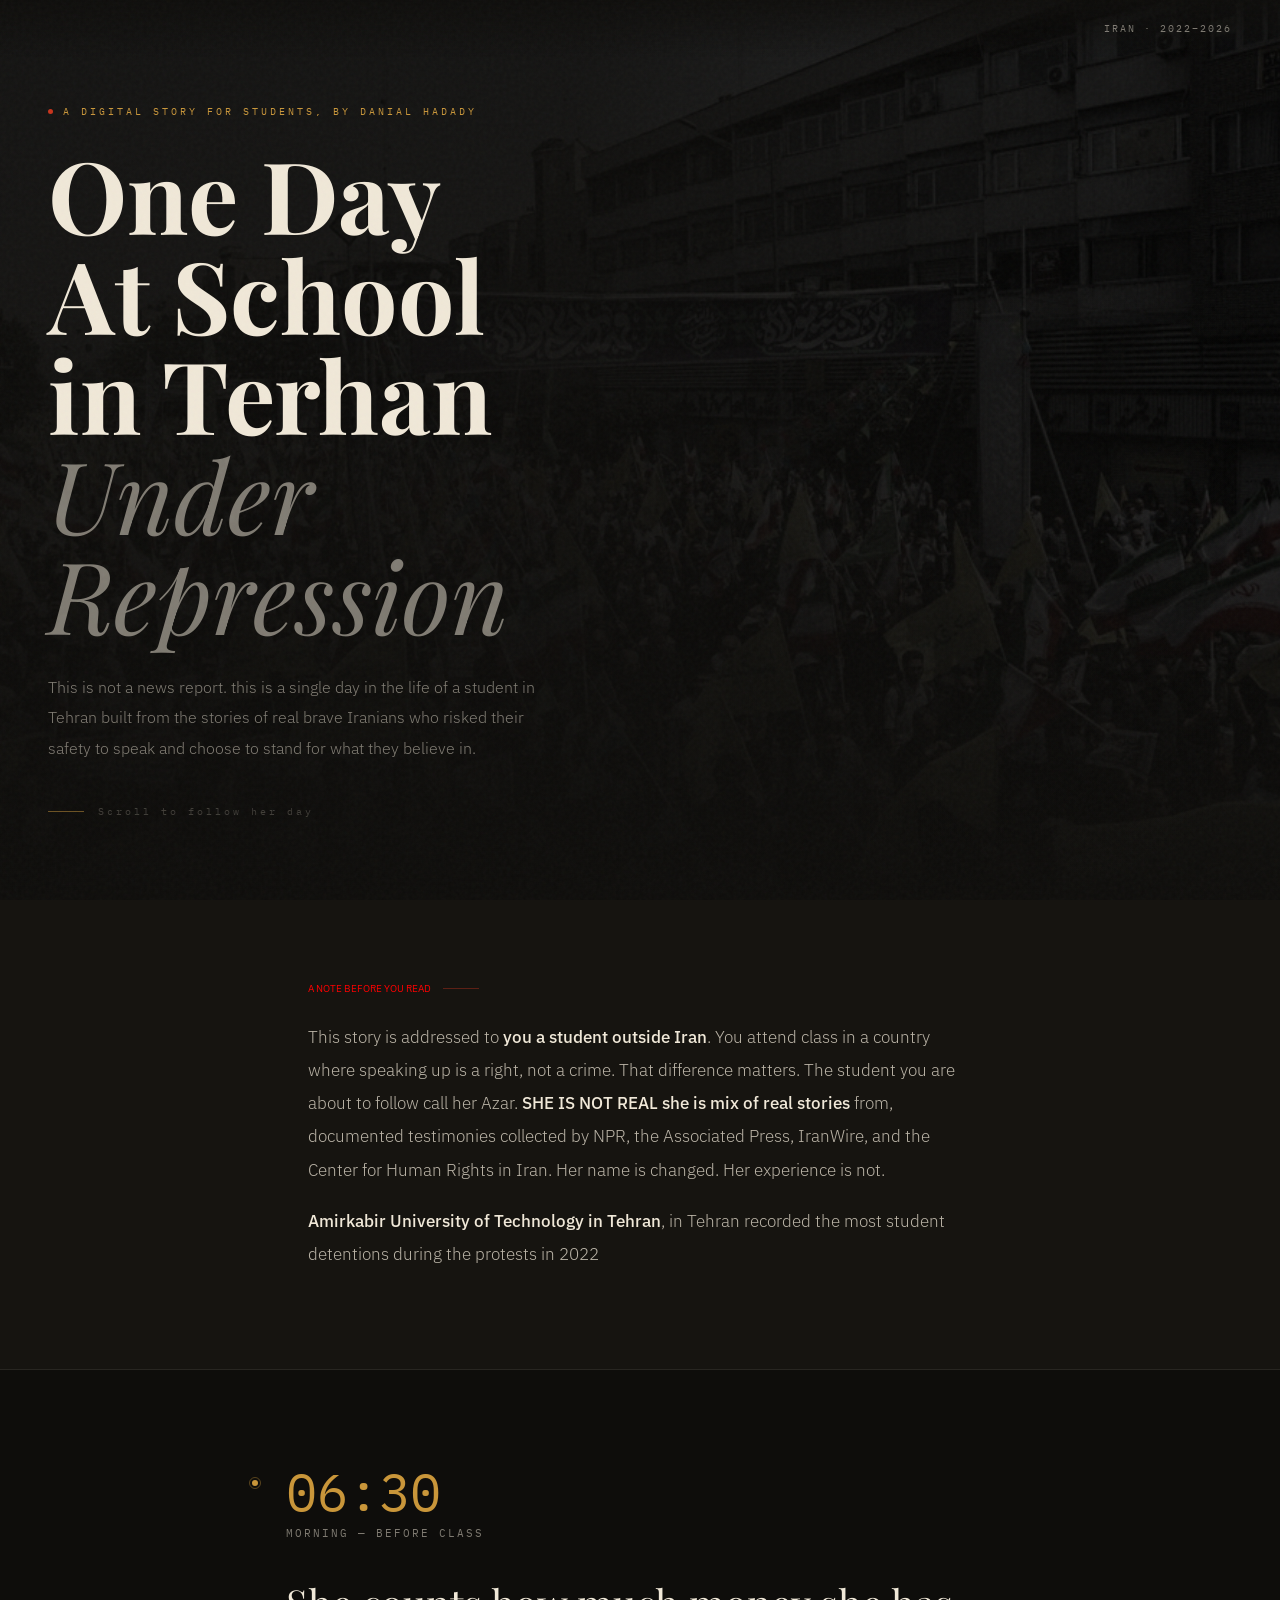
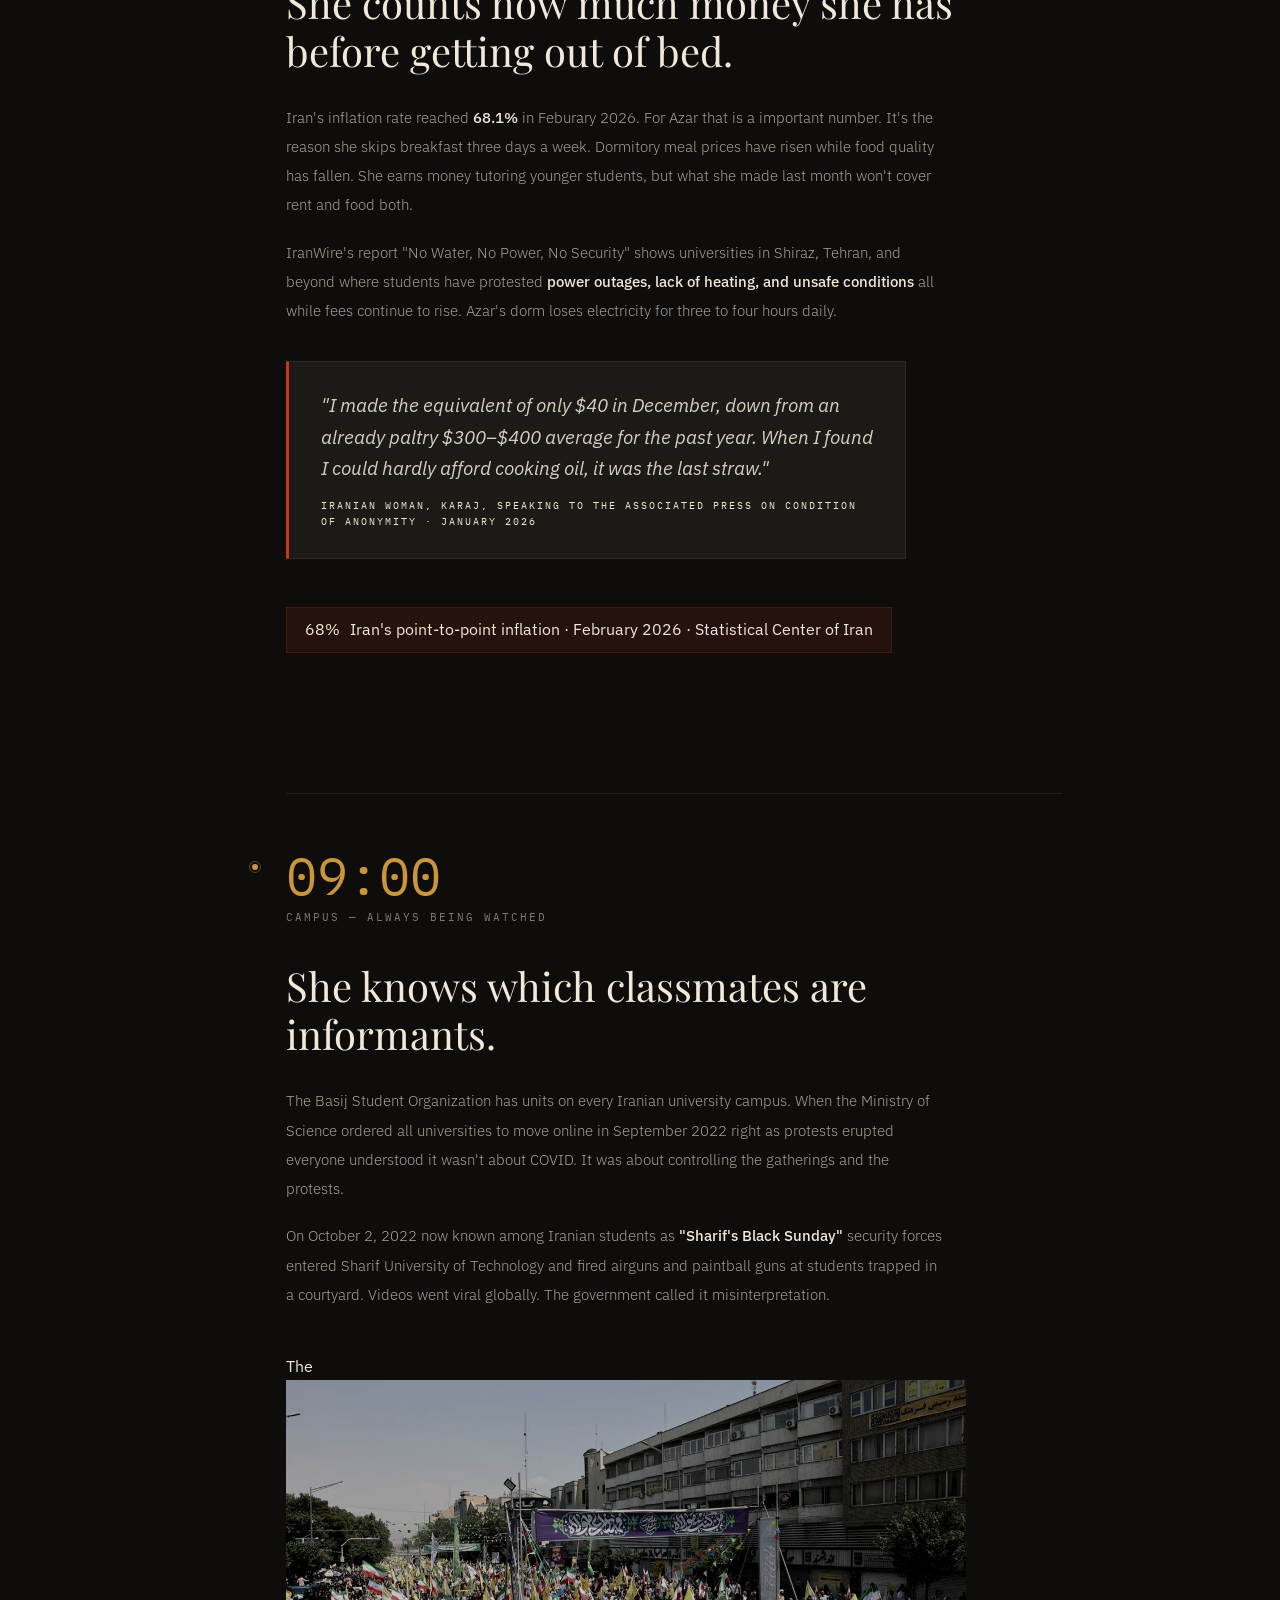
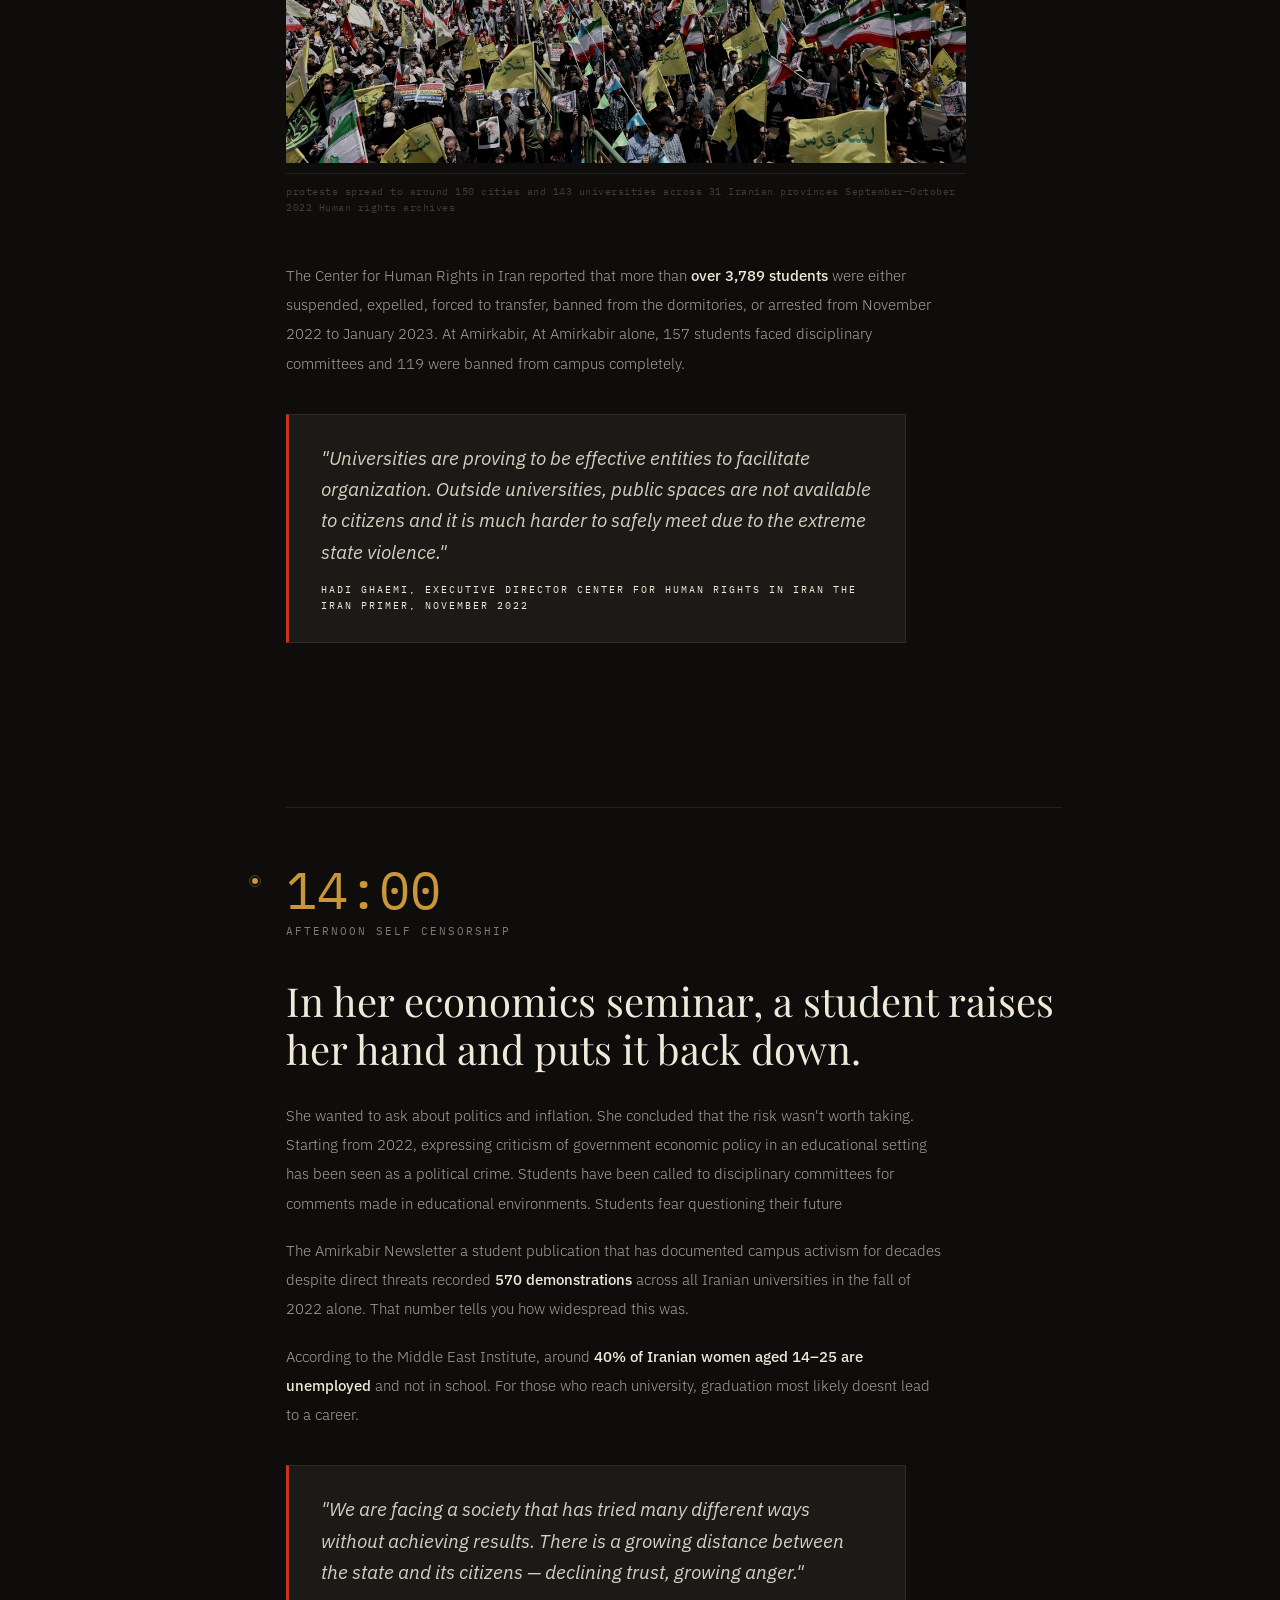
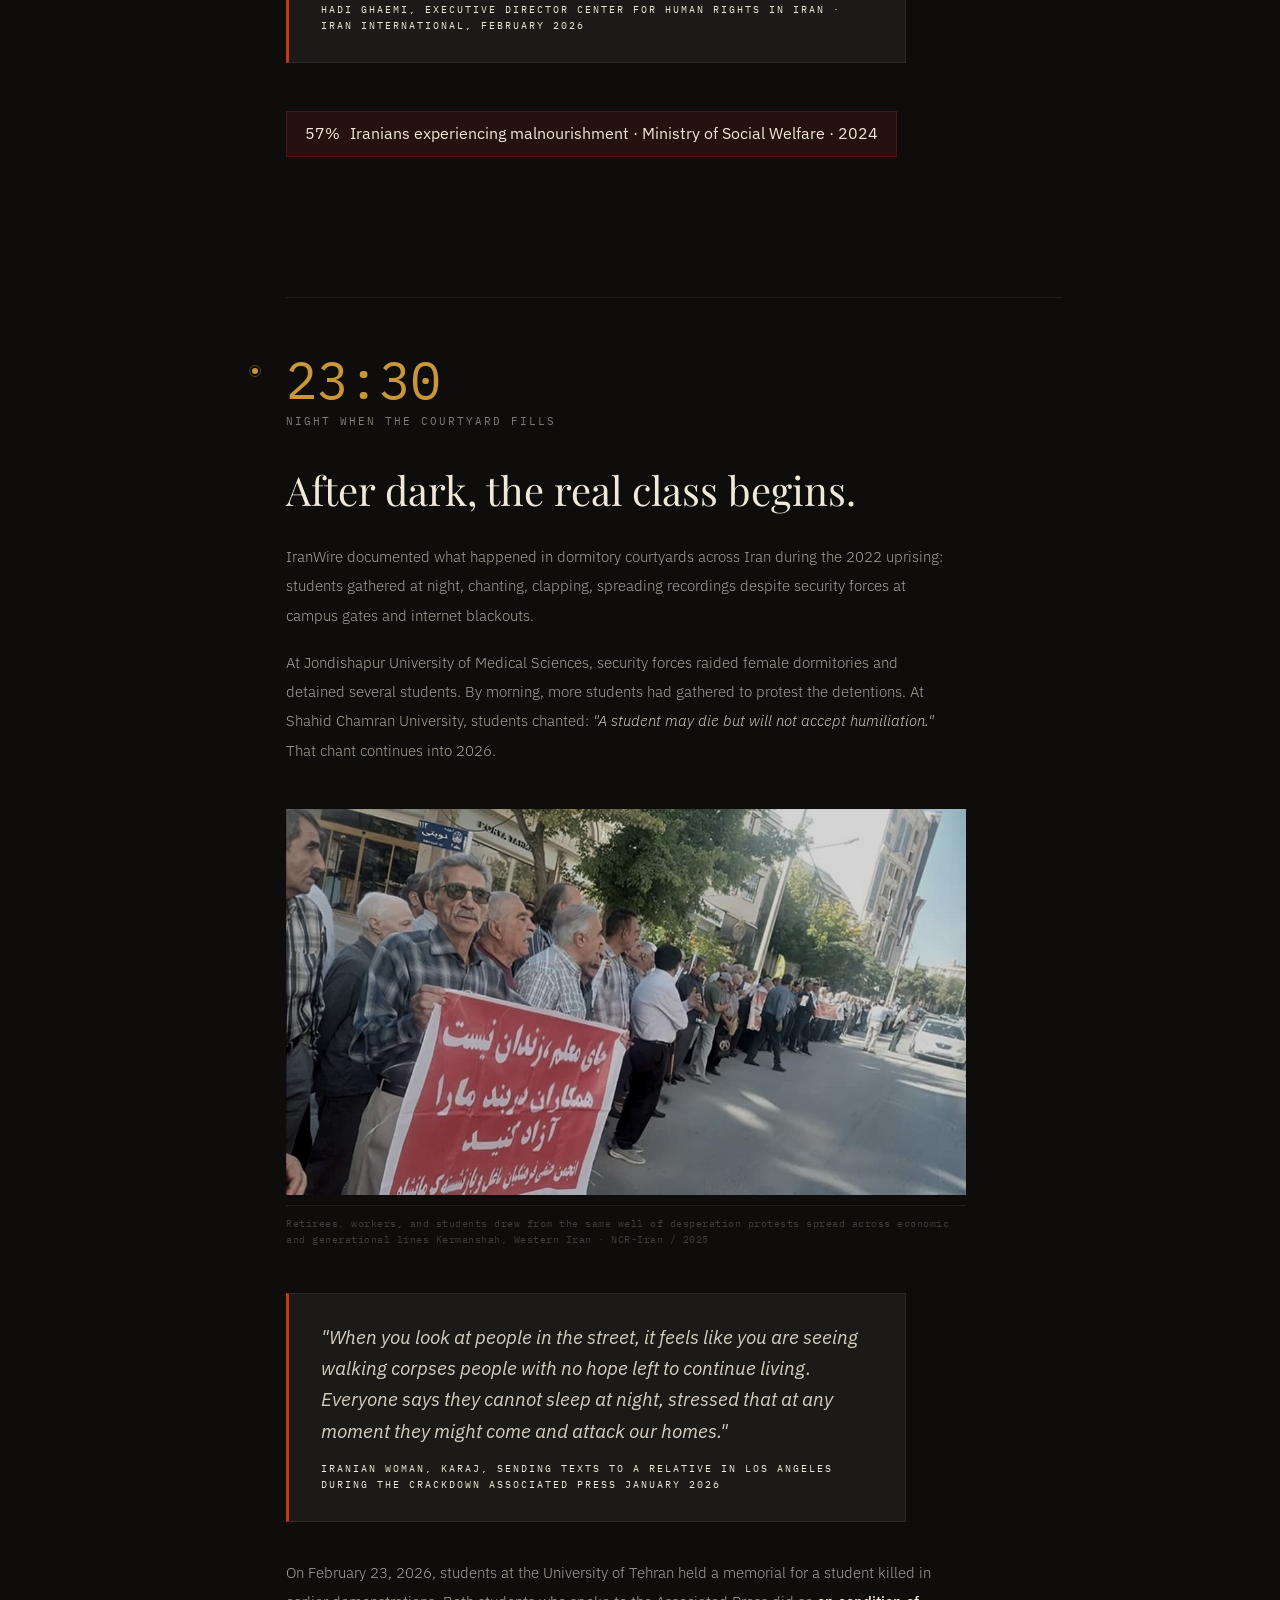
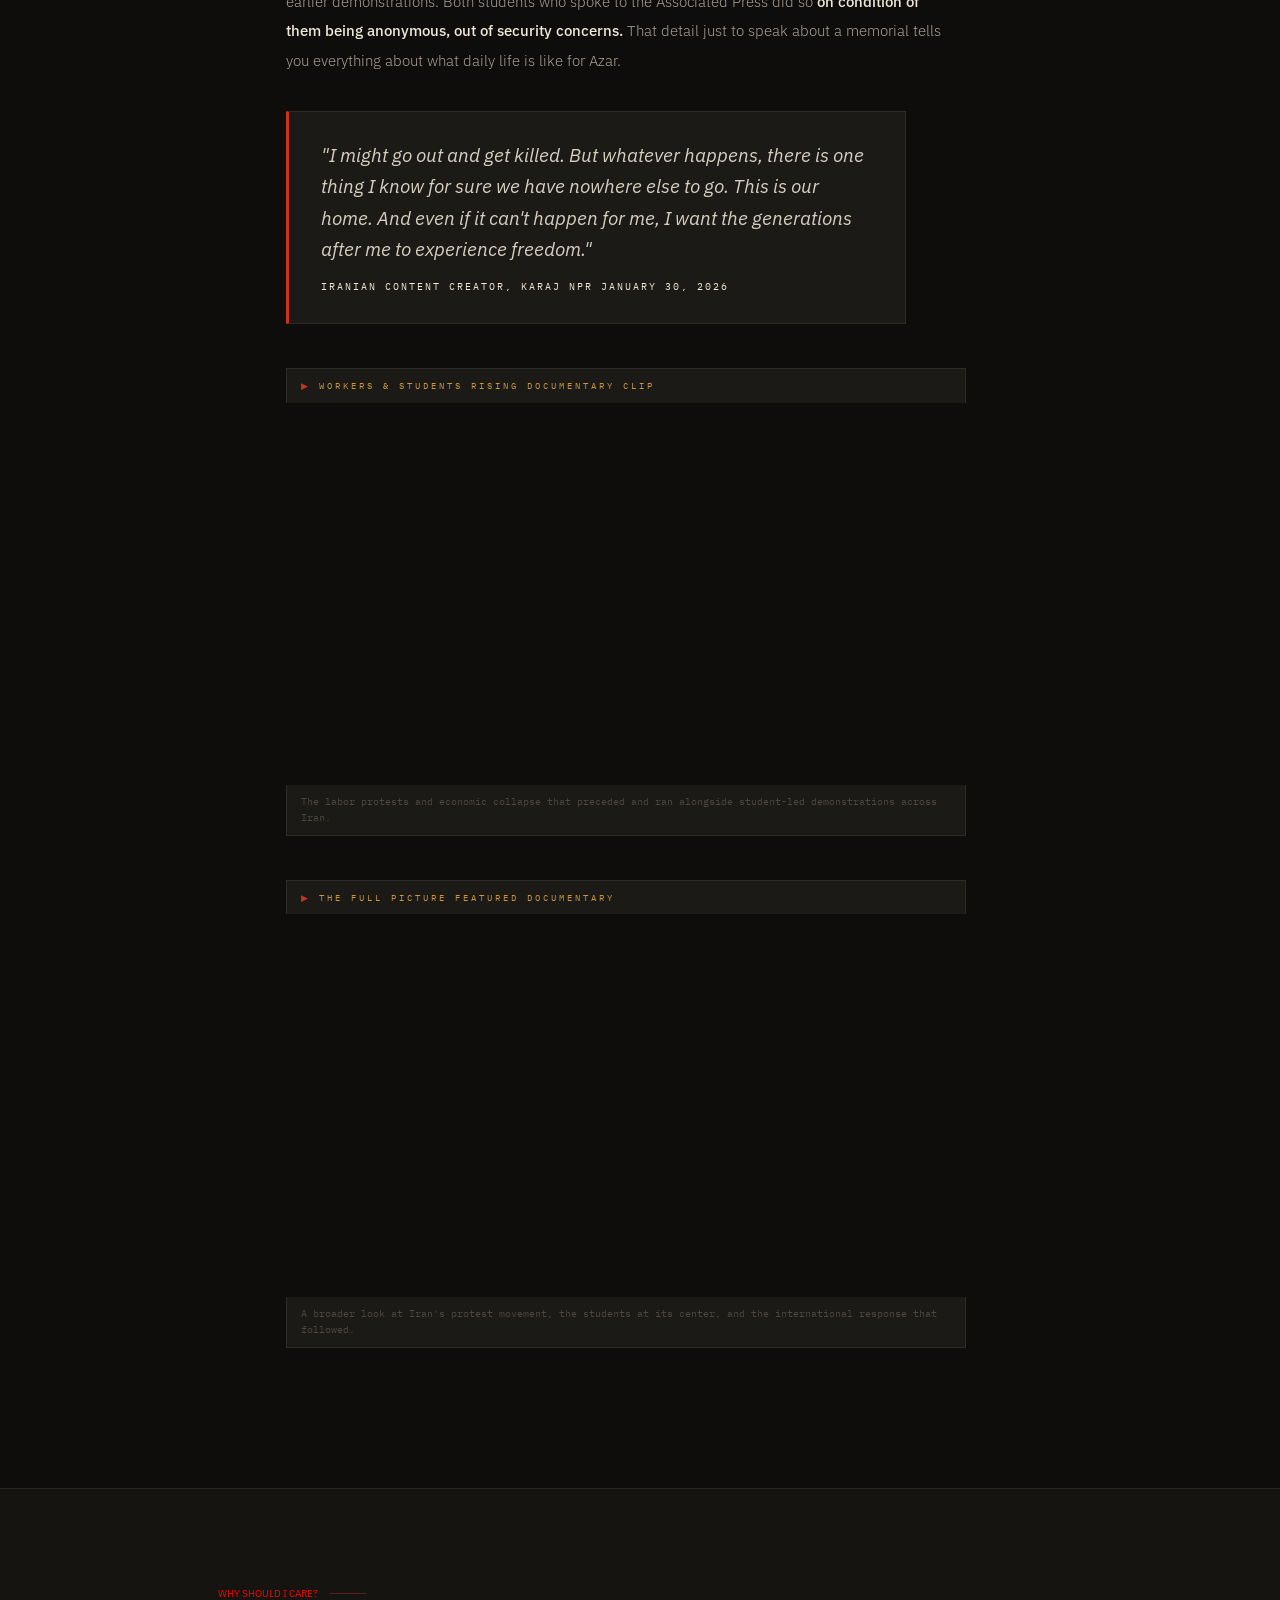
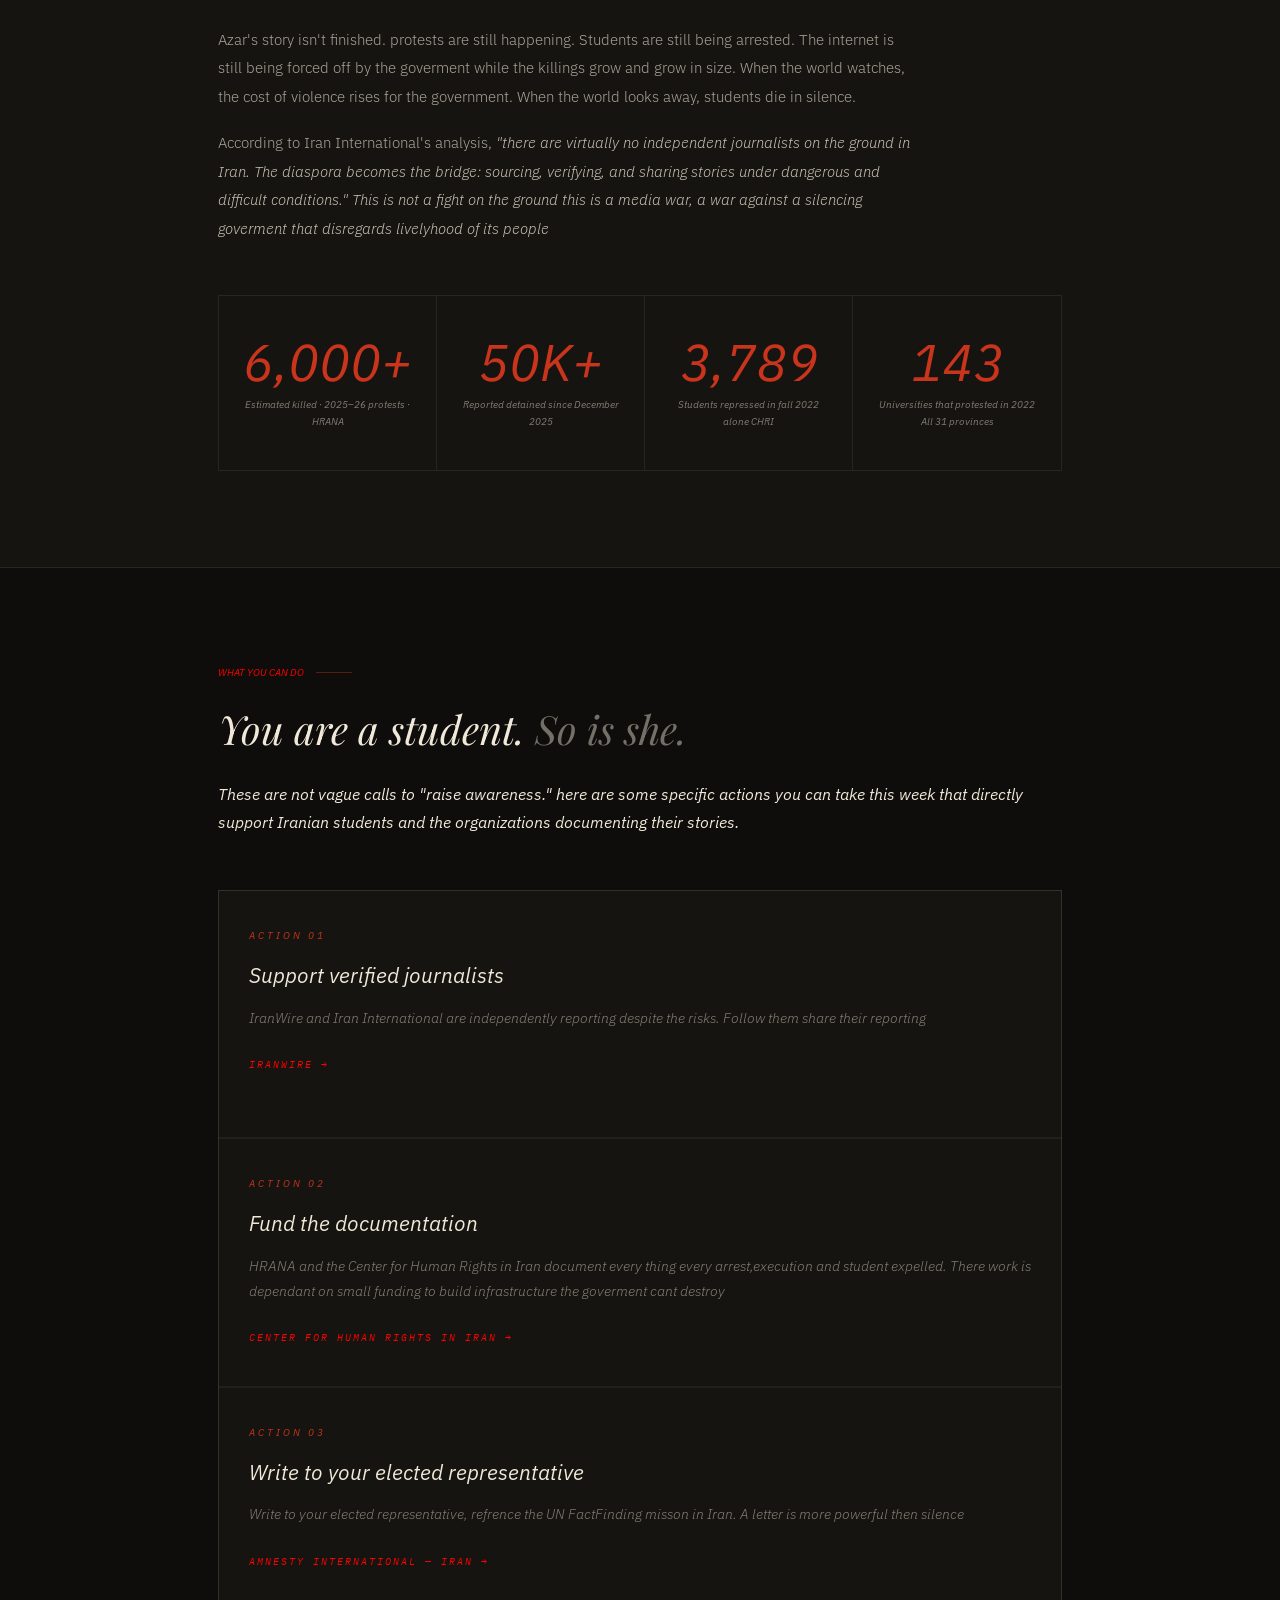
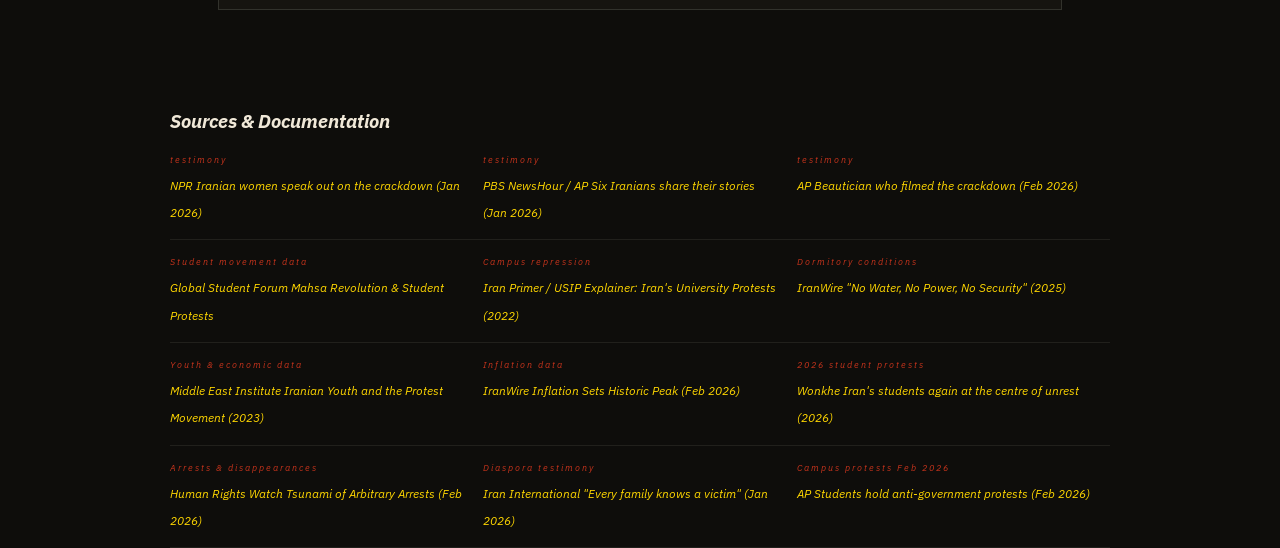
<file: index.html>
<!DOCTYPE html>
<html lang="en">
<head>
<meta charset="UTF-8">
<meta name="viewport" content="width=device-width, initial-scale=1.0">
<title>One Day at University of Technology in Tehran — Iranian Student Life Under Repression</title>
<link href="https://fonts.googleapis.com/css2?family=Playfair+Display:ital,wght@0,400;0,700;1,400;1,700&family=IBM+Plex+Sans:wght@300;400;500&family=IBM+Plex+Mono:wght@400;500&display=swap" rel="stylesheet">
<link href ="styles.css" rel = "stylesheet">
</head>
<body>

<div id="progress"></div>

<nav>
  <span class="nav-logo"></span>
  <span class="nav-tag">Iran · 2022–2026</span>
</nav>

<!-- HERO -->
<section id="hero">
  <div class="hero-bg"></div>
  <div class="hero-gradient"></div>
  <div class="hero-content">
    <div class="hero-eyebrow">
      <span class="eyebrow-dot"></span>
      A digital story for students, by Danial Hadady </div>
    <h1>
      One Day<br>
      At School<br>
      in Terhan<br>
      <span class="h1-italic">Under Repression</span>
    </h1>
    <p class="hero-sub">This is not a news report. this is a single day in the life of a student in Tehran built from the stories of real brave Iranians who risked their safety to speak and choose to stand for what they believe in.</p>
    <div class="hero-scroll">
      <span class="scroll-line"></span>
      Scroll to follow her day
    </div>
  </div>
</section>

<!-- OPENING NOTE -->
<section id="opening">
  <div class="opening-inner">
    <div class="section-tag ">A Note Before You Read</div>
    <p class="reveal">This story is addressed to <strong>you a student outside Iran</strong>. You attend class in a country where speaking up is a right, not a crime. That difference matters. The student you are about to follow  call her Azar. <strong>SHE IS NOT REAL she is mix of real stories</strong> from, documented testimonies collected by NPR, the Associated Press, IranWire, and the Center for Human Rights in Iran. Her name is changed. Her experience is not.</p>
    <p class="reveal"><strong>Amirkabir University of Technology in Tehran</strong>, in Tehran recorded the most student detentions during the protests in 2022</p>
  </div>
</section>

<!-- TIMELINE -->
<main>
  <div class="timeline-wrap">

    <!-- 6:30 AM -->
    <div class="time-block">
      <div class="time-marker reveal">
        <div>
          <div class="time-clock">06:30</div>
          <div class="time-label">Morning — Before Class</div>
        </div>
      </div>
      <div class="chapter-content">
        <h2 class="reveal">She counts how much money she has before getting out of bed.</h2>
        <div class="body-text">
          <p class="reveal">Iran's inflation rate reached <strong>68.1%</strong> in Feburary 2026. For Azar that is a important number. It's the reason she skips breakfast three days a week. Dormitory meal prices have risen while food quality has fallen. She earns money tutoring younger students, but what she made last month won't cover rent and food both.</p>
          <p class="reveal">IranWire's report "No Water, No Power, No Security" shows universities in Shiraz, Tehran, and beyond where students have protested <strong>power outages, lack of heating, and unsafe conditions</strong> all while fees continue to rise. Azar's dorm loses electricity for three to four hours daily.</p>
        </div>

        <div class="testimony reveal">
          <blockquote>"I made the equivalent of only $40 in December, down from an already paltry $300–$400 average for the past year. When I found I could hardly afford cooking oil, it was the last straw."</blockquote>
          <cite>Iranian woman, Karaj, speaking to the Associated Press on condition of anonymity · January 2026</cite>
        </div>

        <div class="stat-inline reveal">
          <span class="stat-n">68%</span>
          <span class="stat-l">Iran's point-to-point inflation · February 2026 · Statistical Center of Iran</span>
        </div>
      </div>
    </div>

    <hr class="divider">

    <!-- 9:00 AM -->
    <div class="time-block">
      <div class="time-marker reveal">
        <div>
          <div class="time-clock">09:00</div>
          <div class="time-label">Campus — Always being watched</div>
        </div>
      </div>
      <div class="chapter-content">
        <h2 class="reveal">She knows which classmates are informants.</h2>
        <div class="body-text">
          <p class="reveal">The Basij Student Organization has units on every Iranian university campus. When the Ministry of Science ordered all universities to move online in September 2022 right as protests erupted  everyone understood it wasn't about COVID. It was about controlling the gatherings and the protests.</p>
          <p class="reveal">On October 2, 2022  now known among Iranian students as <strong>"Sharif's Black Sunday"</strong> security forces entered Sharif University of Technology and fired airguns and paintball guns at students trapped in a courtyard. Videos went viral globally.  The government called it misinterpretation.</p>
        </div>

        <figure class="photo-block reveal">The
          <img src="image2.jpeg" alt="Protesters marching in Iran, 2022">
          <figcaption>protests spread to around 150 cities and 143 universities across 31 Iranian provinces September–October 2022  Human rights archives</figcaption>
        </figure>

        <div class="body-text">
          <p class="reveal">The Center for Human Rights in Iran reported that more than <strong>over 3,789 students </strong> were either suspended, expelled, forced to transfer, banned from the dormitories, or arrested from November 2022 to January 2023. At Amirkabir, At Amirkabir alone, 157 students faced disciplinary committees and 119 were banned from campus completely.</p>
        </div>

        <div class="testimony reveal">
          <blockquote>"Universities are proving to be effective entities to facilitate organization. Outside universities, public spaces are not available to citizens and it is much harder to safely meet due to the extreme state violence."</blockquote>
          <cite> Hadi Ghaemi, Executive Director Center for Human Rights in Iran  The Iran Primer, November 2022</cite>
        </div>
      </div>
    </div>

    <hr class="divider">

    <!-- 2:00 PM -->
    <div class="time-block">
      <div class="time-marker reveal">
        <div>
          <div class="time-clock">14:00</div>
          <div class="time-label">Afternoon self censorship</div>
        </div>
      </div>
      <div class="chapter-content">
        <h2 class="reveal">In her economics seminar, a student raises her hand  and puts it back down.</h2>
        <div class="body-text">
          <p class="reveal">She wanted to ask about politics and inflation. She concluded that the risk wasn't worth taking. Starting from 2022, expressing criticism of government economic policy in an educational setting has been seen as a political crime. Students have been called to disciplinary committees for comments made in educational environments. Students fear questioning their future</p>
          <p class="reveal">The Amirkabir Newsletter  a student publication that has documented campus activism for decades despite direct threats recorded <strong>570 demonstrations </strong>across all Iranian universities in the fall of 2022 alone. That number tells you how widespread this was.</p>
          <p class="reveal">According to the Middle East Institute, around <strong>40% of Iranian women aged 14–25 are unemployed</strong> and not in school. For those who reach university, graduation most likely doesnt lead to a career.</p>
        </div>

        <div class="testimony reveal">
          <blockquote>"We are facing a society that has tried many different ways without achieving results. There is a growing distance between the state and its citizens — declining trust, growing anger."</blockquote>
          <cite> Hadi Ghaemi, Executive Director Center for Human Rights in Iran · Iran International, February 2026</cite>
        </div>

        <div class="stat-inline reveal">
          <span class="stat-n">57%</span>
          <span class="stat-l">Iranians experiencing malnourishment · Ministry of Social Welfare · 2024</span>
        </div>
      </div>
    </div>

    <hr class="divider">

    <!-- 11:30 PM -->
    <div class="time-block">
      <div class="time-marker reveal">
        <div>
          <div class="time-clock">23:30</div>
          <div class="time-label">Night When the Courtyard Fills</div>
        </div>
      </div>
      <div class="chapter-content">
        <h2 class="reveal">After dark, the real class begins.</h2>
        <div class="body-text">
          <p class="reveal">IranWire documented what happened in dormitory courtyards across Iran during the 2022 uprising: students gathered at night, chanting, clapping, spreading recordings  despite security forces at campus gates and internet blackouts.</p>
          <p class="reveal">At Jondishapur University of Medical Sciences, security forces raided female dormitories and detained several students. By morning, more students had gathered to protest the detentions. At Shahid Chamran University, students chanted: <em>"A student may die but will not accept humiliation."</em> That chant continues into 2026.</p>
        </div>

        <figure class="photo-block reveal">
          <img src="image1.jpeg" alt="Workers and protesters rallying in Iran, 2025">
          <figcaption>Retirees, workers, and students drew from the same well of desperation  protests spread across economic and generational lines Kermanshah, Western Iran · NCR-Iran / 2025</figcaption>
        </figure>

        <div class="testimony reveal">
          <blockquote>"When you look at people in the street, it feels like you are seeing walking corpses  people with no hope left to continue living. Everyone says they cannot sleep at night, stressed that at any moment they might come and attack our homes."</blockquote>
          <cite>Iranian woman, Karaj, sending texts to a relative in Los Angeles during the crackdown  Associated Press  January 2026</cite>
        </div>

        <div class="body-text">
          <p class="reveal">On February 23, 2026, students at the University of Tehran held a memorial for a student killed in earlier demonstrations. Both students who spoke to the Associated Press did so <strong>on condition of them being anonymous, out of security concerns.</strong> That detail just to speak about a memorial tells you everything about what daily life is like for Azar.</p>
        </div>

        <div class="testimony reveal">
          <blockquote>"I might go out and get killed. But whatever happens, there is one thing I know for sure  we have nowhere else to go. This is our home. And even if it can't happen for me, I want the generations after me to experience freedom."</blockquote>
          <cite>Iranian content creator, Karaj  NPR  January 30, 2026</cite>
        </div>

        <div class="video-block reveal">
          <div class="video-tag">Workers & Students Rising  Documentary Clip</div>
          <iframe src="https://www.youtube.com/embed/jPhJ2QjSGX0" title="Iran workers protests" allow="accelerometer; autoplay; clipboard-write; encrypted-media; gyroscope; picture-in-picture" allowfullscreen></iframe>
          <div class="video-caption">The labor protests and economic collapse that preceded and ran alongside student-led demonstrations across Iran.</div>
        </div>

        <div class="video-block reveal">
          <div class="video-tag">The Full Picture Featured Documentary</div>
          <iframe src="https://www.youtube.com/embed/_RSsJ4v6Sug" title="Iran student life documentary" allow="accelerometer; autoplay; clipboard-write; encrypted-media; gyroscope; picture-in-picture" allowfullscreen></iframe>
          <div class="video-caption">A broader look at Iran's protest movement, the students at its center, and the international response that followed.</div>
        </div>
      </div>
    </div>

  </div>
</main>

<!-- STAKES -->
<section id="stakes">
  <div class="stakes-inner">
    <div class="section-tag reveal">Why Should I care?</div>
    <p class="stakes-p reveal">Azar's story isn't finished. protests are still happening. Students are still being arrested. The internet is still being forced off by the goverment while the killings grow and grow in size.  When the world watches, the cost of violence rises for the government. When the world looks away, students die in silence.</p>
    <p class="stakes-p reveal">According to Iran International's analysis, <em>"there are virtually no independent journalists on the ground in Iran. The diaspora becomes the bridge: sourcing, verifying, and sharing stories under dangerous and difficult conditions." This is not a fight on the ground this is a media war, a war against a silencing goverment that disregards livelyhood of its people </p>

    <div class="stakes-grid reveal">
      <div class="stakes-stat">
        <span class="s-n">6,000+</span>
        <span class="s-l">Estimated killed · 2025–26 protests · HRANA</span>
      </div>
      <div class="stakes-stat">
        <span class="s-n">50K+</span>
        <span class="s-l">Reported detained since December 2025</span>
      </div>
      <div class="stakes-stat">
        <span class="s-n">3,789</span>
        <span class="s-l">Students repressed in fall 2022 alone  CHRI</span>
      </div>
      <div class="stakes-stat">
        <span class="s-n">143</span>
        <span class="s-l">Universities that protested in 2022 All 31 provinces</span>
      </div>
    </div>
  </div>
</section>

<!-- CTA -->
<section id="cta">
  <div class="cta-header reveal">
    <div class="section-tag">What You Can Do</div>
    <h2>You are a student. <em>So is she.</em></h2>
    <p>These are not vague calls to "raise awareness." here are some specific actions you can take this week that directly support Iranian students and the organizations documenting their stories.</p>
  </div>
  <br></br>
  <div class="action-grid">
    <div class="action-card reveal">
      <span class="action-num">ACTION 01</span>
      <h3>Support verified journalists</h3>
      <p>IranWire and Iran International are independently reporting despite the risks. Follow them share their reporting</p>
      <a href="https://iranwire.com" target="_blank" class="action-link">IranWire →</a>
    </div>
    <div class="action-card reveal">
      <span class="action-num">ACTION 02</span>
      <h3>Fund the documentation</h3>
      <p>HRANA and the Center for Human Rights in Iran document every thing every arrest,execution and student expelled. There work is dependant on small funding to build infrastructure the goverment cant destroy</p>
      <a href="https://iranhumanrights.org" target="_blank" class="action-link">Center for Human Rights in Iran →</a>
    </div>
    <div class="action-card reveal">
      <span class="action-num">ACTION 03</span>
      <h3>Write to your elected representative</h3>
      <p>Write to your elected representative, refrence the UN FactFinding misson in Iran. A letter is more powerful then silence</p>
      <a href="https://www.amnesty.org/en/location/middle-east-and-north-africa/iran/" target="_blank" class="action-link">Amnesty International — Iran →</a>
    </div>
  </div>

  <!-- SOURCES -->

</section>
<section id="sources">
  <div class="sources-inner">
    <h3>Sources & Documentation</h3>
    <div class="source-grid">
      <div class="source-item">
        <span class="source-label">testimony</span>
        <a href="https://www.npr.org/2026/01/30/nx-s1-5688912/iran-women-crackdown" target="_blank">NPR Iranian women speak out on the crackdown (Jan 2026)</a>
      </div>
      <div class="source-item">
        <span class="source-label">testimony</span>
        <a href="https://www.pbs.org/newshour/world/iranian-protesters-share-their-stories-of-determination-and-dissent" target="_blank">PBS NewsHour / AP  Six Iranians share their stories (Jan 2026)</a>
      </div>
      <div class="source-item">
        <span class="source-label">testimony</span>
        <a href="https://www.washingtontimes.com/news/2026/feb/7/woman-filmed-irans-violent-crackdown-protesters-afraid-go-outside/" target="_blank">AP Beautician who filmed the crackdown (Feb 2026)</a>
      </div>
      <div class="source-item">
        <span class="source-label">Student movement data</span>
        <a href="https://www.globalstudentforum.org/the-mahsa-revolution-and-student-protests-in-iran/" target="_blank">Global Student Forum Mahsa Revolution & Student Protests</a>
      </div>
      <div class="source-item">
        <span class="source-label">Campus repression</span>
        <a href="https://iranprimer.usip.org/blog/2022/nov/10/explainer-irans-university-protests" target="_blank">Iran Primer / USIP Explainer: Iran's University Protests (2022)</a>
      </div>
      <div class="source-item">
        <span class="source-label">Dormitory conditions</span>
        <a href="https://iranwire.com/en/news/144533-no-water-no-power-no-security-students-protest-dormitory-conditions-across-iran/" target="_blank">IranWire  "No Water, No Power, No Security" (2025)</a>
      </div>
      <div class="source-item">
        <span class="source-label">Youth & economic data</span>
        <a href="https://mei.edu/commentary/iranian-youth-and-protest-movement-2023-drivers-and-limitations/" target="_blank">Middle East Institute Iranian Youth and the Protest Movement (2023)</a>
      </div>
      <div class="source-item">
        <span class="source-label">Inflation data</span>
        <a href="https://iranwire.com/en/news/149554-inflation-in-february-2026-sets-new-historic-peak/" target="_blank">IranWire Inflation Sets Historic Peak (Feb 2026)</a>
      </div>
      <div class="source-item">
        <span class="source-label">2026 student protests</span>
        <a href="https://wonkhe.com/wonk-corner/irans-students-are-again-at-the-centre-of-nationwide-unrest/" target="_blank">Wonkhe Iran's students again at the centre of unrest (2026)</a>
      </div>
      <div class="source-item">
        <span class="source-label">Arrests & disappearances</span>
        <a href="https://www.hrw.org/news/2026/02/24/iran-tsunami-of-arbitrary-arrests-enforced-disappearances" target="_blank">Human Rights Watch Tsunami of Arbitrary Arrests (Feb 2026)</a>
      </div>
      <div class="source-item">
        <span class="source-label">Diaspora testimony</span>
        <a href="https://www.iranintl.com/en/202601178265" target="_blank">Iran International "Every family knows a victim" (Jan 2026)</a>
      </div>
      <div class="source-item">
        <span class="source-label">Campus protests Feb 2026</span>
        <a href="https://www.courant.com/2026/02/23/iran-student-protests/" target="_blank">AP Students hold anti-government protests (Feb 2026)</a>
      </div>
    </div>
  </div>
</section>


<script>
  // Scroll progress bar
  const bar = document.getElementById('progress');
  

  // Scroll reveal
  const obs = new IntersectionObserver((entries) => {
    entries.forEach(e => {
      if (e.isIntersecting) { e.target.classList.add('visible'); obs.unobserve(e.target); }
    });
  }, { threshold: 0.07 });
  document.querySelectorAll('.reveal').forEach(el => obs.observe(el));
</script>
</body>
</html>
</file>
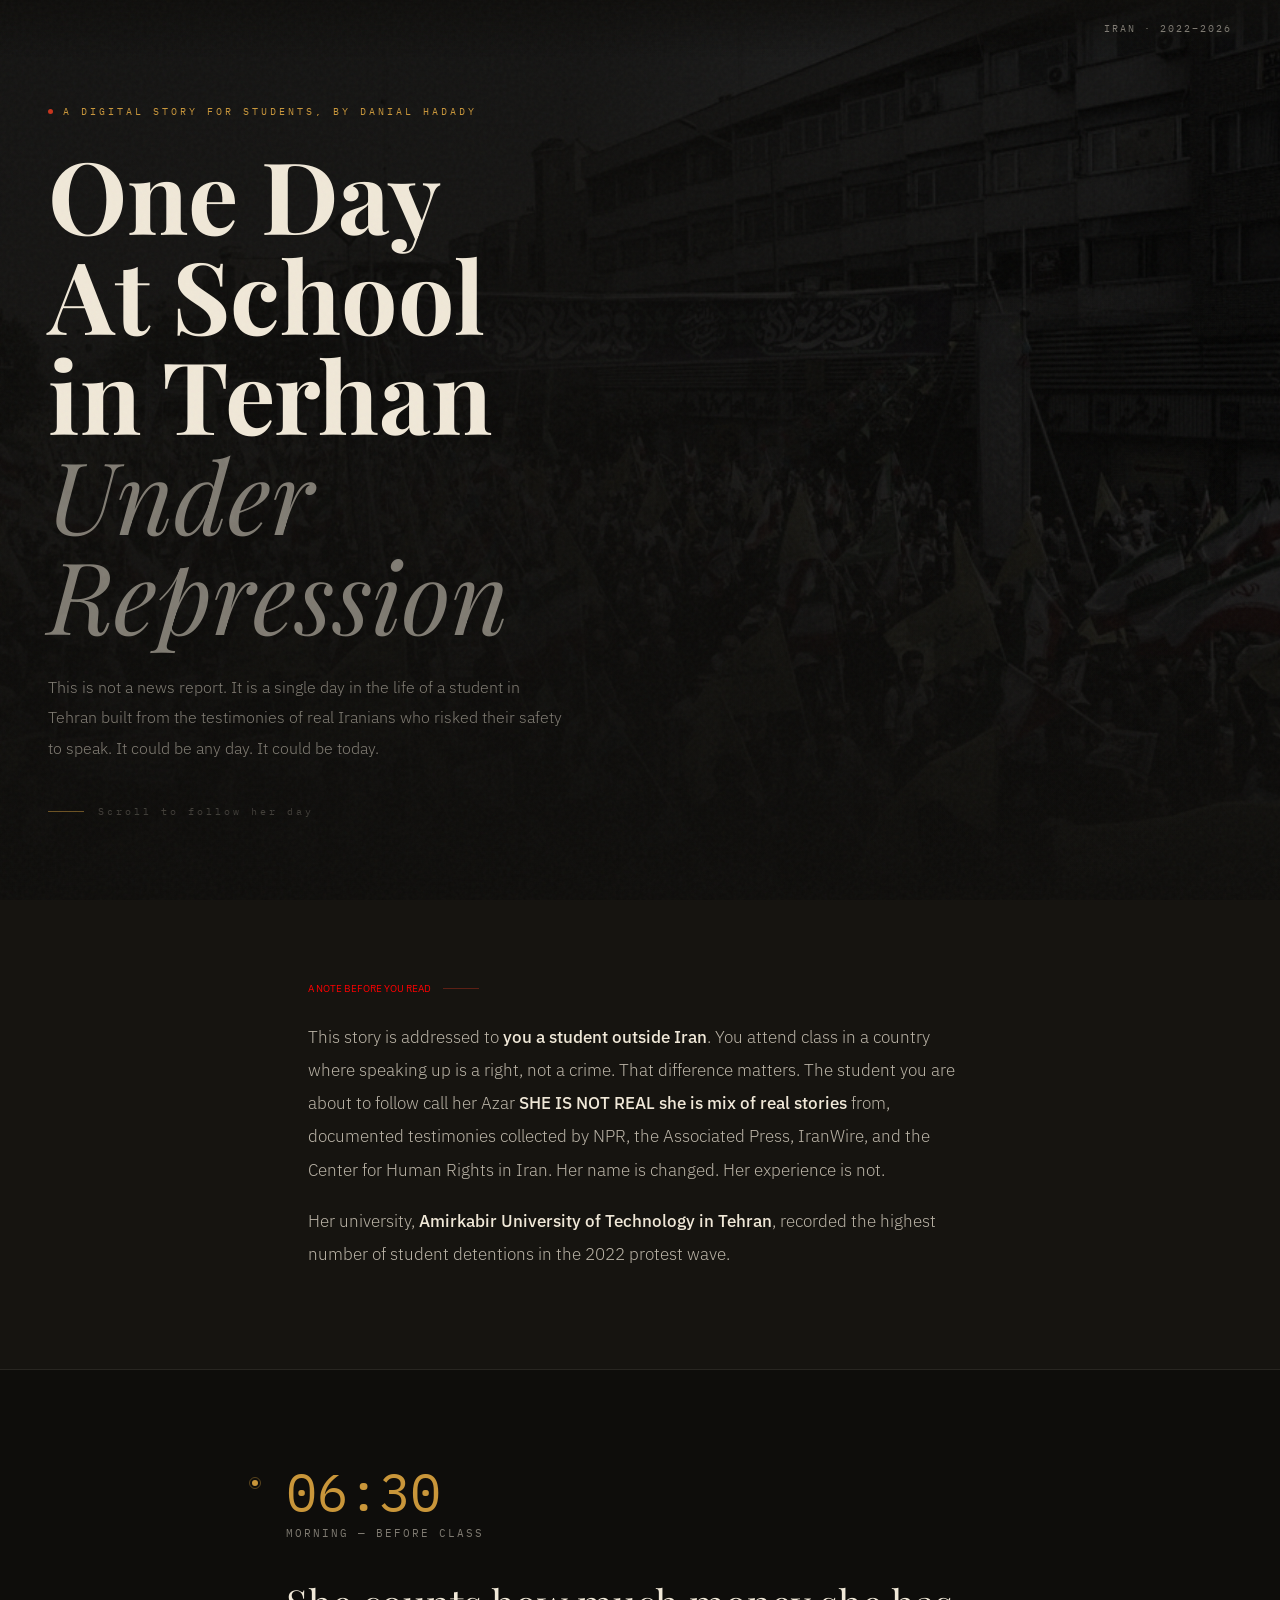
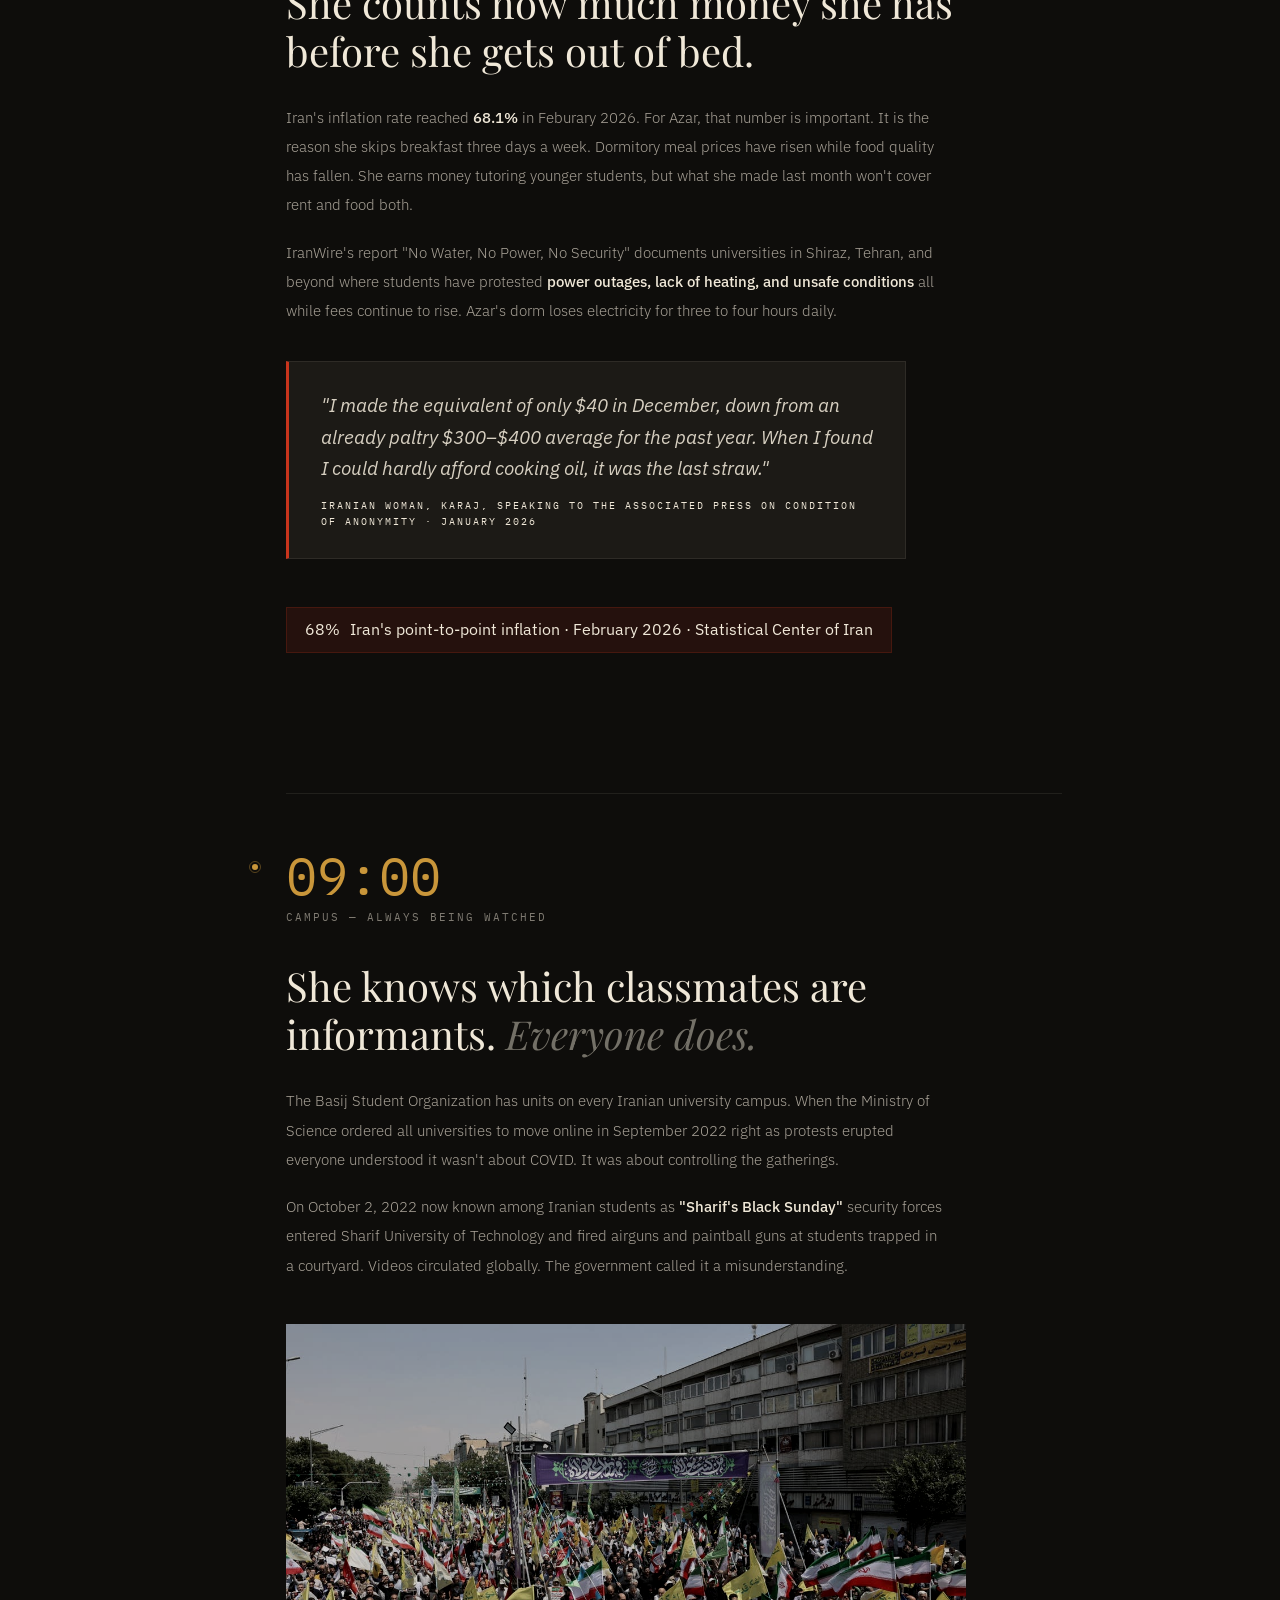
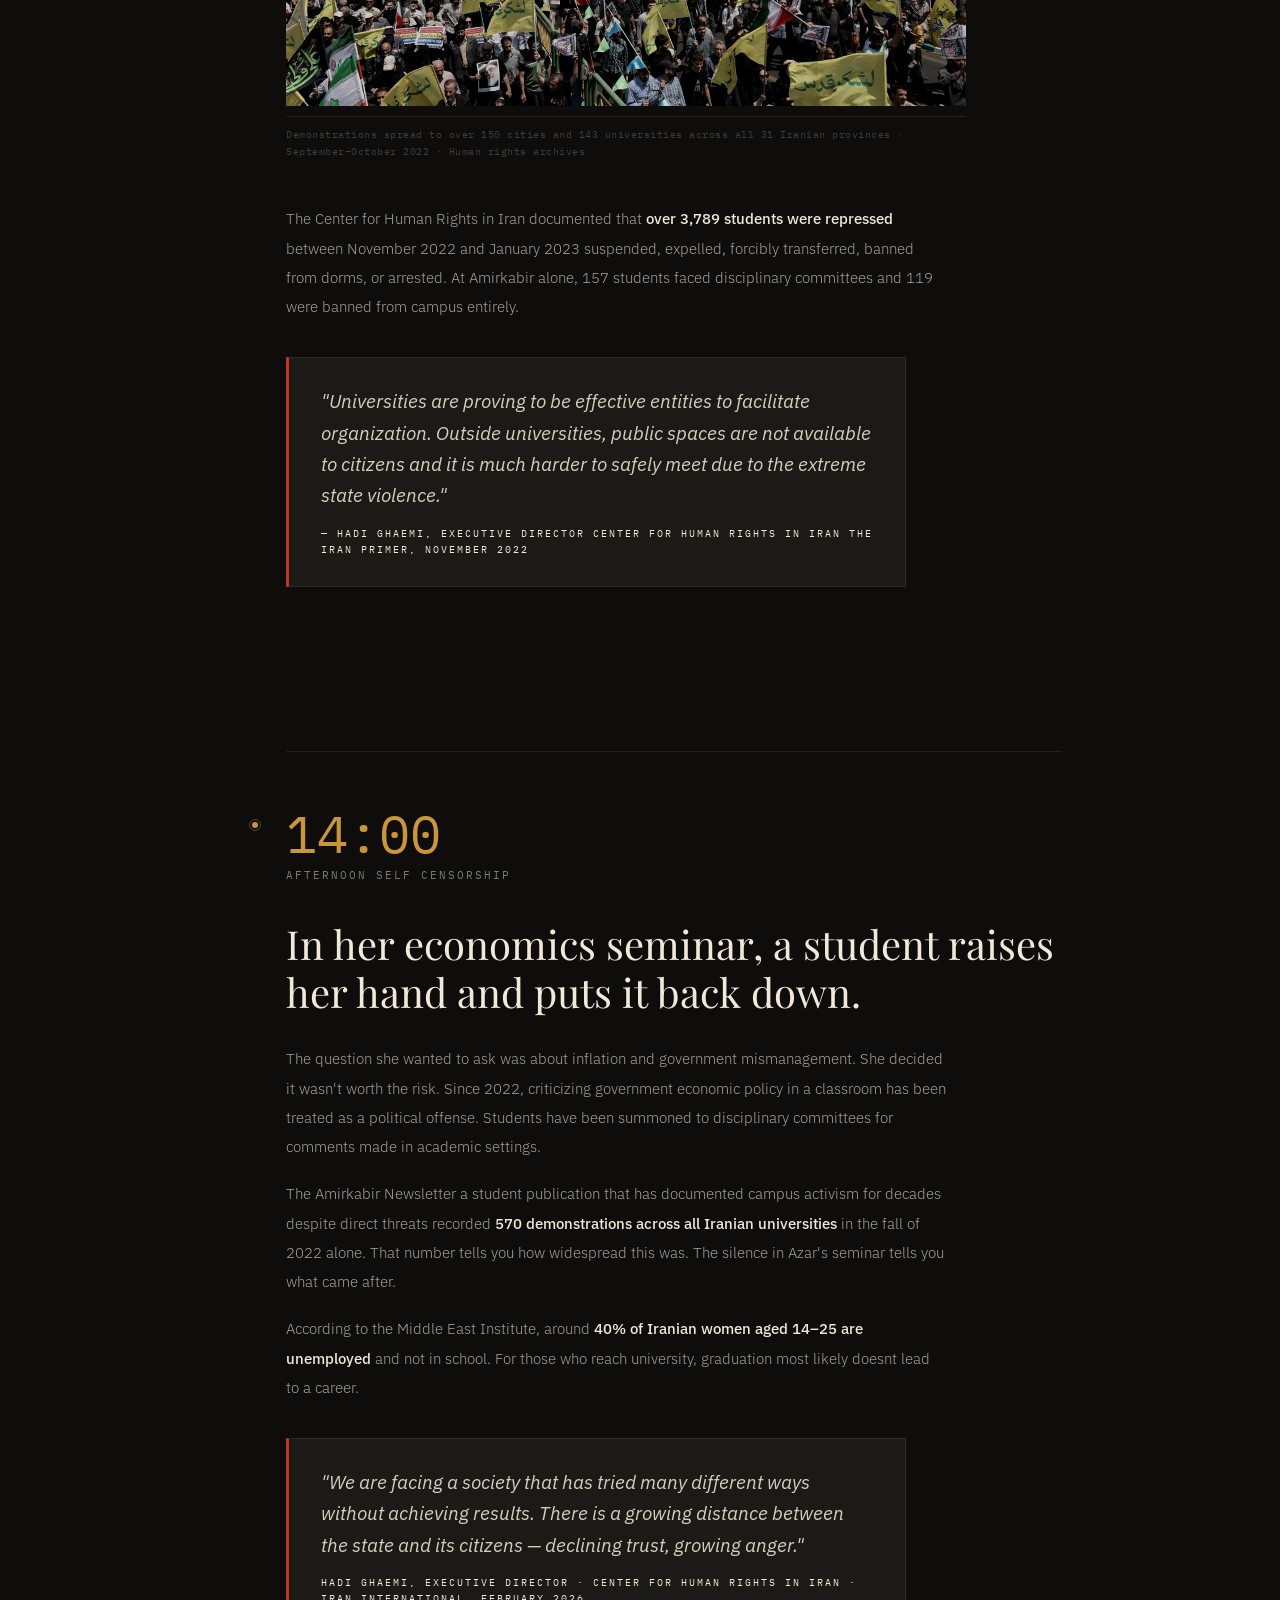
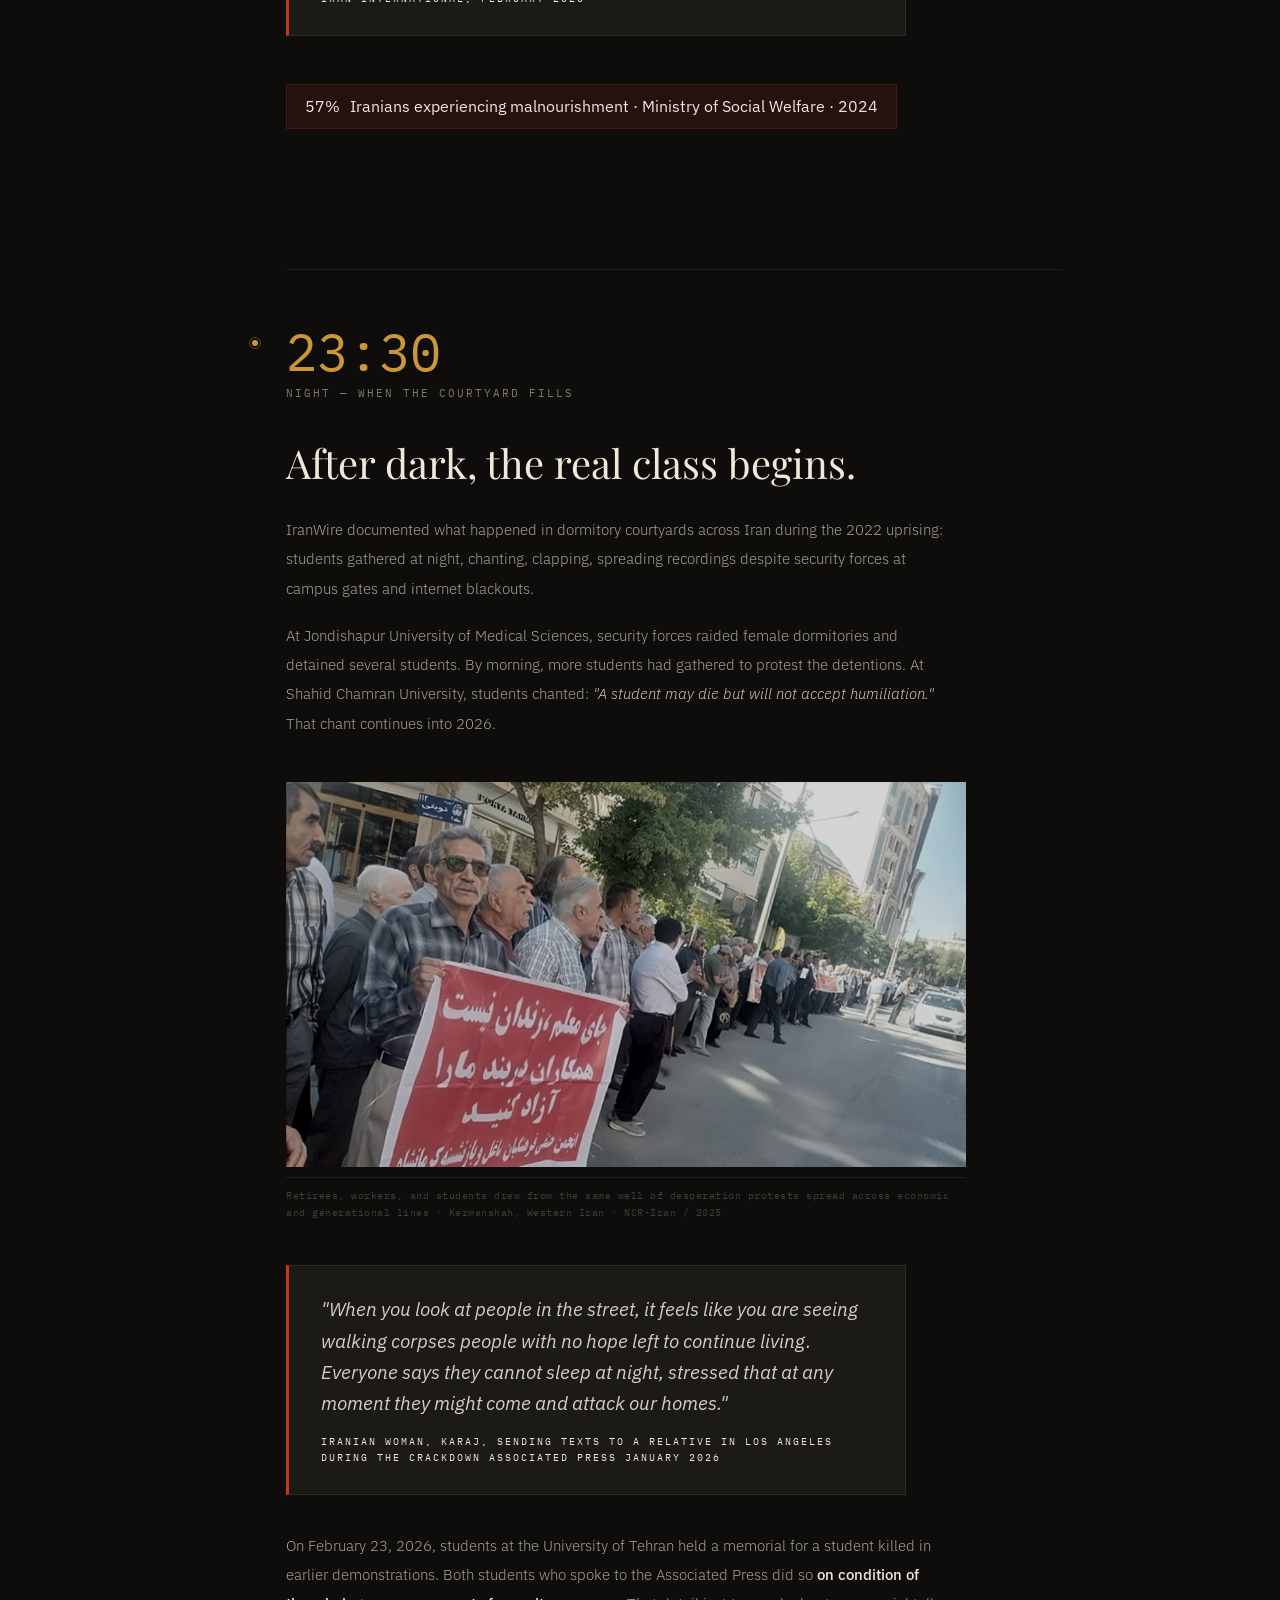
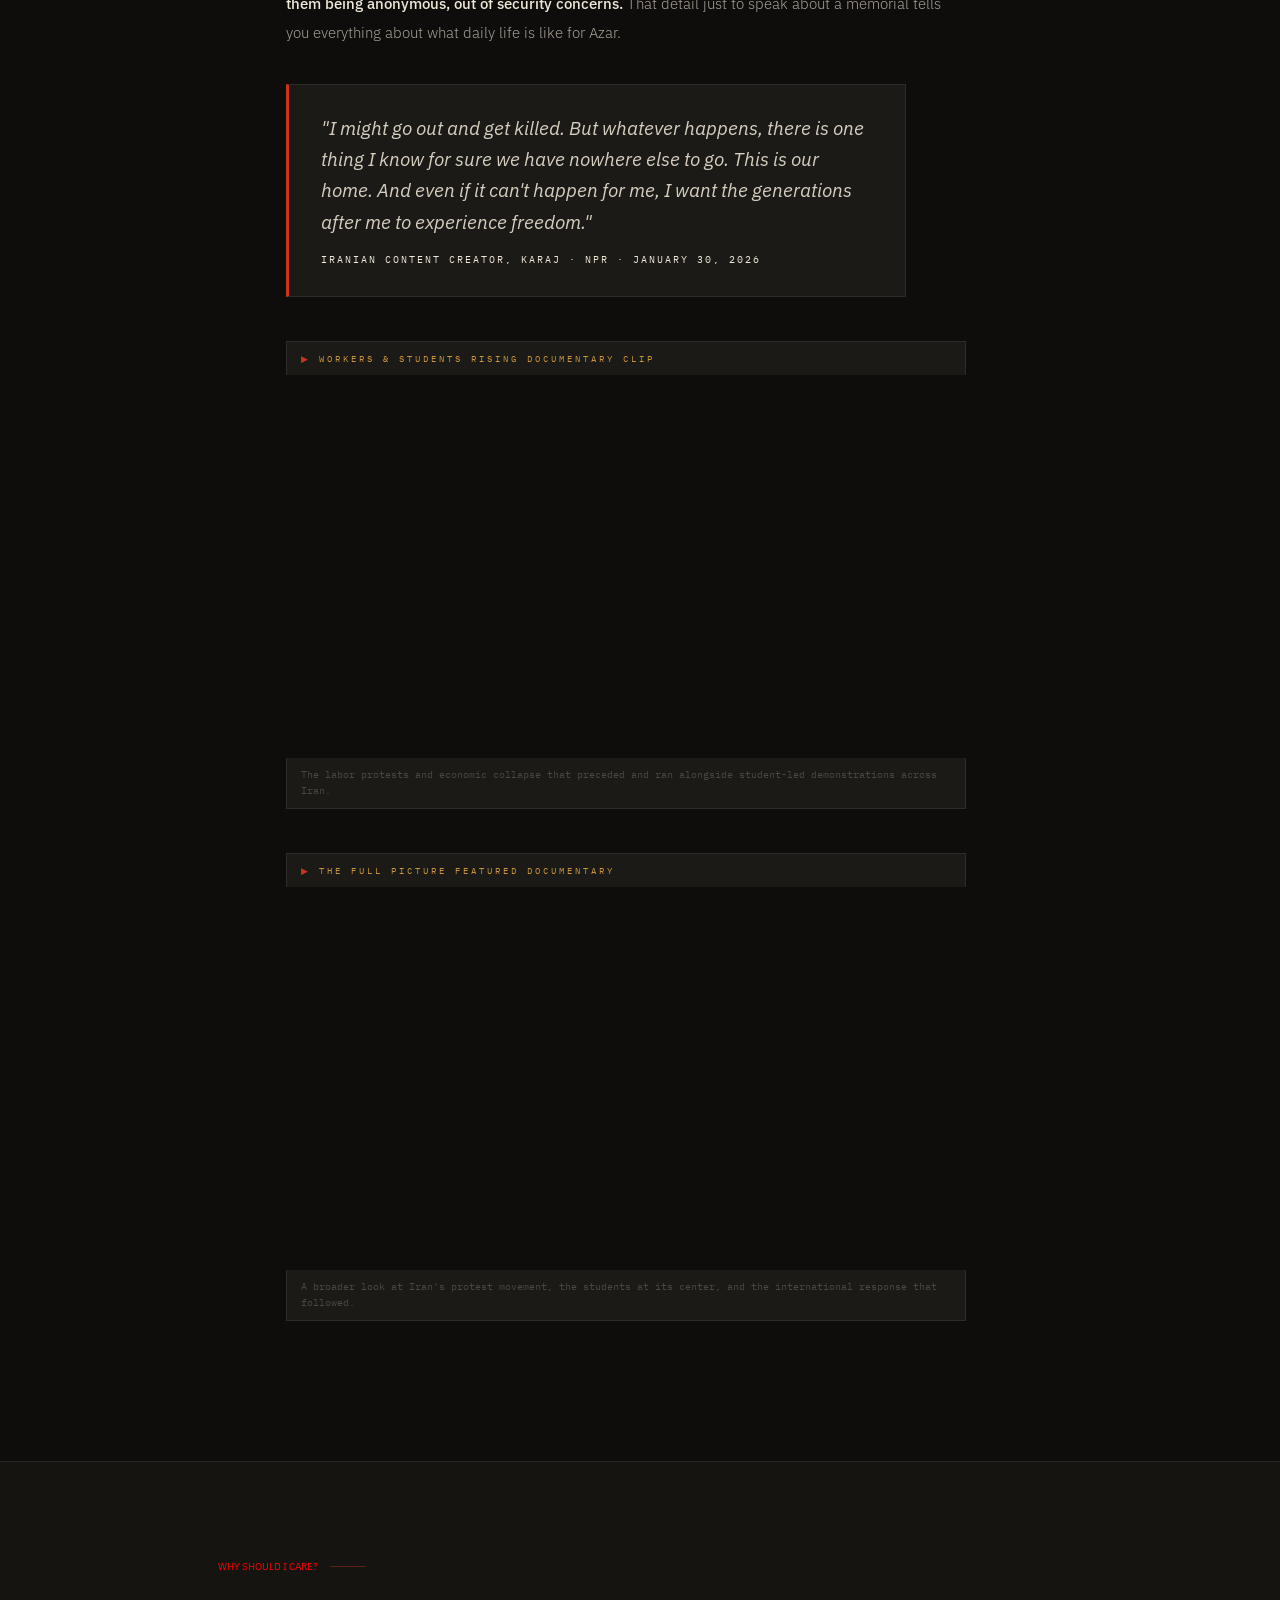
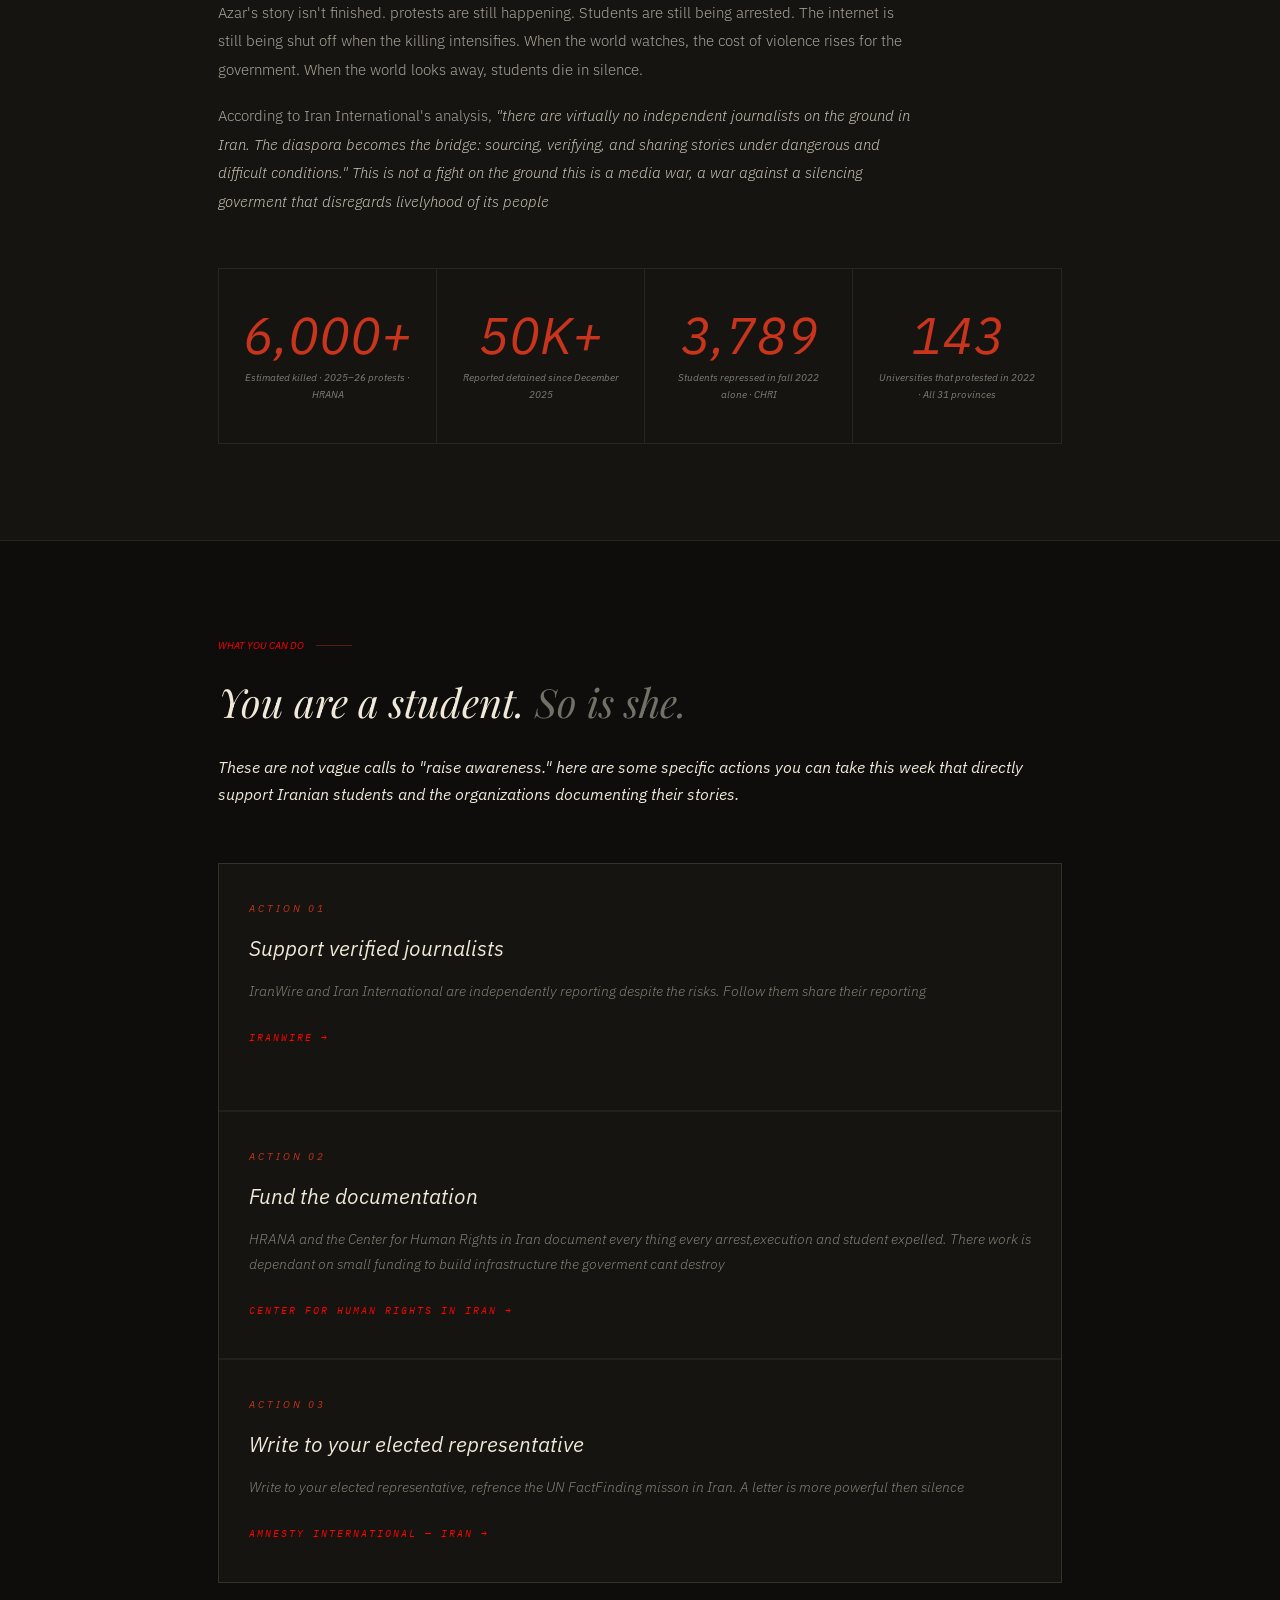
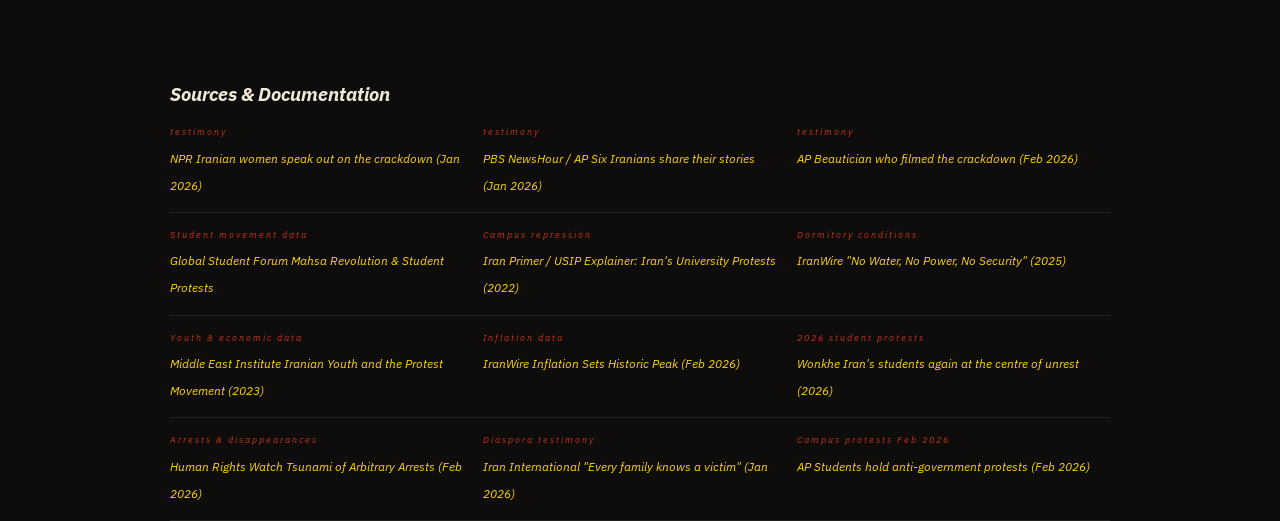
<file: main.html>
<!DOCTYPE html>
<html lang="en">
<head>
<meta charset="UTF-8">
<meta name="viewport" content="width=device-width, initial-scale=1.0">
<title>One Day at University of Technology in Tehran — Iranian Student Life Under Repression</title>
<link href="https://fonts.googleapis.com/css2?family=Playfair+Display:ital,wght@0,400;0,700;1,400;1,700&family=IBM+Plex+Sans:wght@300;400;500&family=IBM+Plex+Mono:wght@400;500&display=swap" rel="stylesheet">
<link href ="styles.css" rel = "stylesheet">
</head>
<body>

<div id="progress"></div>

<nav>
  <span class="nav-logo"></span>
  <span class="nav-tag">Iran · 2022–2026</span>
</nav>

<!-- HERO -->
<section id="hero">
  <div class="hero-bg"></div>
  <div class="hero-gradient"></div>
  <div class="hero-content">
    <div class="hero-eyebrow">
      <span class="eyebrow-dot"></span>
      A digital story for students, by Danial Hadady </div>
    <h1>
      One Day<br>
      At School<br>
      in Terhan<br>
      <span class="h1-italic">Under Repression</span>
    </h1>
    <p class="hero-sub">This is not a news report. It is a single day in the life of a student in Tehran built from the testimonies of real Iranians who risked their safety to speak. It could be any day. It could be today.</p>
    <div class="hero-scroll">
      <span class="scroll-line"></span>
      Scroll to follow her day
    </div>
  </div>
</section>

<!-- OPENING NOTE -->
<section id="opening">
  <div class="opening-inner">
    <div class="section-tag ">A Note Before You Read</div>
    <p class="reveal">This story is addressed to <strong>you a student outside Iran</strong>. You attend class in a country where speaking up is a right, not a crime. That difference matters. The student you are about to follow  call her Azar <strong>SHE IS NOT REAL she is mix of real stories</strong> from, documented testimonies collected by NPR, the Associated Press, IranWire, and the Center for Human Rights in Iran. Her name is changed. Her experience is not.</p>
    <p class="reveal">Her university, <strong>Amirkabir University of Technology in Tehran</strong>, recorded the highest number of student detentions in the 2022 protest wave. </p>
  </div>
</section>

<!-- TIMELINE -->
<main>
  <div class="timeline-wrap">

    <!-- 6:30 AM -->
    <div class="time-block">
      <div class="time-marker reveal">
        <div>
          <div class="time-clock">06:30</div>
          <div class="time-label">Morning — Before Class</div>
        </div>
      </div>
      <div class="chapter-content">
        <h2 class="reveal">She counts how much money she has before she gets out of bed.</h2>
        <div class="body-text">
          <p class="reveal">Iran's inflation rate reached <strong>68.1%</strong> in Feburary 2026. For Azar, that number is important. It is the reason she skips breakfast three days a week. Dormitory meal prices have risen while food quality has fallen. She earns money tutoring younger students, but what she made last month won't cover rent and food both.</p>
          <p class="reveal">IranWire's report "No Water, No Power, No Security" documents universities in Shiraz, Tehran, and beyond where students have protested <strong>power outages, lack of heating, and unsafe conditions</strong> all while fees continue to rise. Azar's dorm loses electricity for three to four hours daily.</p>
        </div>

        <div class="testimony reveal">
          <blockquote>"I made the equivalent of only $40 in December, down from an already paltry $300–$400 average for the past year. When I found I could hardly afford cooking oil, it was the last straw."</blockquote>
          <cite>Iranian woman, Karaj, speaking to the Associated Press on condition of anonymity · January 2026</cite>
        </div>

        <div class="stat-inline reveal">
          <span class="stat-n">68%</span>
          <span class="stat-l">Iran's point-to-point inflation · February 2026 · Statistical Center of Iran</span>
        </div>
      </div>
    </div>

    <hr class="divider">

    <!-- 9:00 AM -->
    <div class="time-block">
      <div class="time-marker reveal">
        <div>
          <div class="time-clock">09:00</div>
          <div class="time-label">Campus — Always being watched</div>
        </div>
      </div>
      <div class="chapter-content">
        <h2 class="reveal">She knows which classmates are informants. <em>Everyone does.</em></h2>
        <div class="body-text">
          <p class="reveal">The Basij Student Organization has units on every Iranian university campus. When the Ministry of Science ordered all universities to move online in September 2022 right as protests erupted  everyone understood it wasn't about COVID. It was about controlling the gatherings.</p>
          <p class="reveal">On October 2, 2022  now known among Iranian students as <strong>"Sharif's Black Sunday"</strong> security forces entered Sharif University of Technology and fired airguns and paintball guns at students trapped in a courtyard. Videos circulated globally. The government called it a misunderstanding.</p>
        </div>

        <figure class="photo-block reveal">
          <img src="image2.jpeg" alt="Protesters marching in Iran, 2022">
          <figcaption>Demonstrations spread to over 150 cities and 143 universities across all 31 Iranian provinces · September–October 2022 · Human rights archives</figcaption>
        </figure>

        <div class="body-text">
          <p class="reveal">The Center for Human Rights in Iran documented that <strong>over 3,789 students were repressed</strong> between November 2022 and January 2023 suspended, expelled, forcibly transferred, banned from dorms, or arrested. At Amirkabir alone, 157 students faced disciplinary committees and 119 were banned from campus entirely.</p>
        </div>

        <div class="testimony reveal">
          <blockquote>"Universities are proving to be effective entities to facilitate organization. Outside universities, public spaces are not available to citizens and it is much harder to safely meet due to the extreme state violence."</blockquote>
          <cite>— Hadi Ghaemi, Executive Director Center for Human Rights in Iran  The Iran Primer, November 2022</cite>
        </div>
      </div>
    </div>

    <hr class="divider">

    <!-- 2:00 PM -->
    <div class="time-block">
      <div class="time-marker reveal">
        <div>
          <div class="time-clock">14:00</div>
          <div class="time-label">Afternoon self censorship</div>
        </div>
      </div>
      <div class="chapter-content">
        <h2 class="reveal">In her economics seminar, a student raises her hand  and puts it back down.</h2>
        <div class="body-text">
          <p class="reveal">The question she wanted to ask was about inflation and government mismanagement. She decided it wasn't worth the risk. Since 2022, criticizing government economic policy in a classroom has been treated as a political offense. Students have been summoned to disciplinary committees for comments made in academic settings.</p>
          <p class="reveal">The Amirkabir Newsletter  a student publication that has documented campus activism for decades despite direct threats recorded <strong>570 demonstrations across all Iranian universities</strong> in the fall of 2022 alone. That number tells you how widespread this was. The silence in Azar's seminar tells you what came after.</p>
          <p class="reveal">According to the Middle East Institute, around <strong>40% of Iranian women aged 14–25 are unemployed</strong> and not in school. For those who reach university, graduation most likely doesnt lead to a career.</p>
        </div>

        <div class="testimony reveal">
          <blockquote>"We are facing a society that has tried many different ways without achieving results. There is a growing distance between the state and its citizens — declining trust, growing anger."</blockquote>
          <cite> Hadi Ghaemi, Executive Director · Center for Human Rights in Iran · Iran International, February 2026</cite>
        </div>

        <div class="stat-inline reveal">
          <span class="stat-n">57%</span>
          <span class="stat-l">Iranians experiencing malnourishment · Ministry of Social Welfare · 2024</span>
        </div>
      </div>
    </div>

    <hr class="divider">

    <!-- 11:30 PM -->
    <div class="time-block">
      <div class="time-marker reveal">
        <div>
          <div class="time-clock">23:30</div>
          <div class="time-label">Night — When the Courtyard Fills</div>
        </div>
      </div>
      <div class="chapter-content">
        <h2 class="reveal">After dark, the real class begins.</h2>
        <div class="body-text">
          <p class="reveal">IranWire documented what happened in dormitory courtyards across Iran during the 2022 uprising: students gathered at night, chanting, clapping, spreading recordings  despite security forces at campus gates and internet blackouts.</p>
          <p class="reveal">At Jondishapur University of Medical Sciences, security forces raided female dormitories and detained several students. By morning, more students had gathered to protest the detentions. At Shahid Chamran University, students chanted: <em>"A student may die but will not accept humiliation."</em> That chant continues into 2026.</p>
        </div>

        <figure class="photo-block reveal">
          <img src="image1.jpeg" alt="Workers and protesters rallying in Iran, 2025">
          <figcaption>Retirees, workers, and students drew from the same well of desperation  protests spread across economic and generational lines · Kermanshah, Western Iran · NCR-Iran / 2025</figcaption>
        </figure>

        <div class="testimony reveal">
          <blockquote>"When you look at people in the street, it feels like you are seeing walking corpses  people with no hope left to continue living. Everyone says they cannot sleep at night, stressed that at any moment they might come and attack our homes."</blockquote>
          <cite>Iranian woman, Karaj, sending texts to a relative in Los Angeles during the crackdown  Associated Press  January 2026</cite>
        </div>

        <div class="body-text">
          <p class="reveal">On February 23, 2026, students at the University of Tehran held a memorial for a student killed in earlier demonstrations. Both students who spoke to the Associated Press did so <strong>on condition of them being anonymous, out of security concerns.</strong> That detail just to speak about a memorial tells you everything about what daily life is like for Azar.</p>
        </div>

        <div class="testimony reveal">
          <blockquote>"I might go out and get killed. But whatever happens, there is one thing I know for sure  we have nowhere else to go. This is our home. And even if it can't happen for me, I want the generations after me to experience freedom."</blockquote>
          <cite>Iranian content creator, Karaj · NPR · January 30, 2026</cite>
        </div>

        <div class="video-block reveal">
          <div class="video-tag">Workers & Students Rising  Documentary Clip</div>
          <iframe src="https://www.youtube.com/embed/jPhJ2QjSGX0" title="Iran workers protests" allow="accelerometer; autoplay; clipboard-write; encrypted-media; gyroscope; picture-in-picture" allowfullscreen></iframe>
          <div class="video-caption">The labor protests and economic collapse that preceded and ran alongside student-led demonstrations across Iran.</div>
        </div>

        <div class="video-block reveal">
          <div class="video-tag">The Full Picture Featured Documentary</div>
          <iframe src="https://www.youtube.com/embed/_RSsJ4v6Sug" title="Iran student life documentary" allow="accelerometer; autoplay; clipboard-write; encrypted-media; gyroscope; picture-in-picture" allowfullscreen></iframe>
          <div class="video-caption">A broader look at Iran's protest movement, the students at its center, and the international response that followed.</div>
        </div>
      </div>
    </div>

  </div>
</main>

<!-- STAKES -->
<section id="stakes">
  <div class="stakes-inner">
    <div class="section-tag reveal">Why Should I care?</div>
    <p class="stakes-p reveal">Azar's story isn't finished. protests are still happening. Students are still being arrested. The internet is still being shut off when the killing intensifies.  When the world watches, the cost of violence rises for the government. When the world looks away, students die in silence.</p>
    <p class="stakes-p reveal">According to Iran International's analysis, <em>"there are virtually no independent journalists on the ground in Iran. The diaspora becomes the bridge: sourcing, verifying, and sharing stories under dangerous and difficult conditions." This is not a fight on the ground this is a media war, a war against a silencing goverment that disregards livelyhood of its people </p>

    <div class="stakes-grid reveal">
      <div class="stakes-stat">
        <span class="s-n">6,000+</span>
        <span class="s-l">Estimated killed · 2025–26 protests · HRANA</span>
      </div>
      <div class="stakes-stat">
        <span class="s-n">50K+</span>
        <span class="s-l">Reported detained since December 2025</span>
      </div>
      <div class="stakes-stat">
        <span class="s-n">3,789</span>
        <span class="s-l">Students repressed in fall 2022 alone · CHRI</span>
      </div>
      <div class="stakes-stat">
        <span class="s-n">143</span>
        <span class="s-l">Universities that protested in 2022 · All 31 provinces</span>
      </div>
    </div>
  </div>
</section>

<!-- CTA -->
<section id="cta">
  <div class="cta-header reveal">
    <div class="section-tag">What You Can Do</div>
    <h2>You are a student. <em>So is she.</em></h2>
    <p>These are not vague calls to "raise awareness." here are some specific actions you can take this week that directly support Iranian students and the organizations documenting their stories.</p>
  </div>
  <br></br>
  <div class="action-grid">
    <div class="action-card reveal">
      <span class="action-num">ACTION 01</span>
      <h3>Support verified journalists</h3>
      <p>IranWire and Iran International are independently reporting despite the risks. Follow them share their reporting</p>
      <a href="https://iranwire.com" target="_blank" class="action-link">IranWire →</a>
    </div>
    <div class="action-card reveal">
      <span class="action-num">ACTION 02</span>
      <h3>Fund the documentation</h3>
      <p>HRANA and the Center for Human Rights in Iran document every thing every arrest,execution and student expelled. There work is dependant on small funding to build infrastructure the goverment cant destroy</p>
      <a href="https://iranhumanrights.org" target="_blank" class="action-link">Center for Human Rights in Iran →</a>
    </div>
    <div class="action-card reveal">
      <span class="action-num">ACTION 03</span>
      <h3>Write to your elected representative</h3>
      <p>Write to your elected representative, refrence the UN FactFinding misson in Iran. A letter is more powerful then silence</p>
      <a href="https://www.amnesty.org/en/location/middle-east-and-north-africa/iran/" target="_blank" class="action-link">Amnesty International — Iran →</a>
    </div>
  </div>

  <!-- SOURCES -->

</section>
<section id="sources">
  <div class="sources-inner">
    <h3>Sources & Documentation</h3>
    <div class="source-grid">
      <div class="source-item">
        <span class="source-label">testimony</span>
        <a href="https://www.npr.org/2026/01/30/nx-s1-5688912/iran-women-crackdown" target="_blank">NPR Iranian women speak out on the crackdown (Jan 2026)</a>
      </div>
      <div class="source-item">
        <span class="source-label">testimony</span>
        <a href="https://www.pbs.org/newshour/world/iranian-protesters-share-their-stories-of-determination-and-dissent" target="_blank">PBS NewsHour / AP  Six Iranians share their stories (Jan 2026)</a>
      </div>
      <div class="source-item">
        <span class="source-label">testimony</span>
        <a href="https://www.washingtontimes.com/news/2026/feb/7/woman-filmed-irans-violent-crackdown-protesters-afraid-go-outside/" target="_blank">AP Beautician who filmed the crackdown (Feb 2026)</a>
      </div>
      <div class="source-item">
        <span class="source-label">Student movement data</span>
        <a href="https://www.globalstudentforum.org/the-mahsa-revolution-and-student-protests-in-iran/" target="_blank">Global Student Forum Mahsa Revolution & Student Protests</a>
      </div>
      <div class="source-item">
        <span class="source-label">Campus repression</span>
        <a href="https://iranprimer.usip.org/blog/2022/nov/10/explainer-irans-university-protests" target="_blank">Iran Primer / USIP Explainer: Iran's University Protests (2022)</a>
      </div>
      <div class="source-item">
        <span class="source-label">Dormitory conditions</span>
        <a href="https://iranwire.com/en/news/144533-no-water-no-power-no-security-students-protest-dormitory-conditions-across-iran/" target="_blank">IranWire  "No Water, No Power, No Security" (2025)</a>
      </div>
      <div class="source-item">
        <span class="source-label">Youth & economic data</span>
        <a href="https://mei.edu/commentary/iranian-youth-and-protest-movement-2023-drivers-and-limitations/" target="_blank">Middle East Institute Iranian Youth and the Protest Movement (2023)</a>
      </div>
      <div class="source-item">
        <span class="source-label">Inflation data</span>
        <a href="https://iranwire.com/en/news/149554-inflation-in-february-2026-sets-new-historic-peak/" target="_blank">IranWire Inflation Sets Historic Peak (Feb 2026)</a>
      </div>
      <div class="source-item">
        <span class="source-label">2026 student protests</span>
        <a href="https://wonkhe.com/wonk-corner/irans-students-are-again-at-the-centre-of-nationwide-unrest/" target="_blank">Wonkhe Iran's students again at the centre of unrest (2026)</a>
      </div>
      <div class="source-item">
        <span class="source-label">Arrests & disappearances</span>
        <a href="https://www.hrw.org/news/2026/02/24/iran-tsunami-of-arbitrary-arrests-enforced-disappearances" target="_blank">Human Rights Watch Tsunami of Arbitrary Arrests (Feb 2026)</a>
      </div>
      <div class="source-item">
        <span class="source-label">Diaspora testimony</span>
        <a href="https://www.iranintl.com/en/202601178265" target="_blank">Iran International "Every family knows a victim" (Jan 2026)</a>
      </div>
      <div class="source-item">
        <span class="source-label">Campus protests Feb 2026</span>
        <a href="https://www.courant.com/2026/02/23/iran-student-protests/" target="_blank">AP Students hold anti-government protests (Feb 2026)</a>
      </div>
    </div>
  </div>
</section>


<script>
  // Scroll progress bar
  const bar = document.getElementById('progress');
  

  // Scroll reveal
  const obs = new IntersectionObserver((entries) => {
    entries.forEach(e => {
      if (e.isIntersecting) { e.target.classList.add('visible'); obs.unobserve(e.target); }
    });
  }, { threshold: 0.07 });
  document.querySelectorAll('.reveal').forEach(el => obs.observe(el));
</script>
</body>
</html>
</file>
<file: styles.css>
:root {
    --bg: #0e0d0b;
    --surface: #161410;
    --surface2: #1c1a16;
    --border: rgba(255,245,220,0.08);
    --text: #f0e8d8;
    --muted: rgba(240,232,216,0.5);
    --faint: rgba(240,232,216,0.22);
    --red: #c8341c;
    --red-dim: rgba(200,52,28,0.12);
    --gold: #c9963a;
  }

  *, *::before, *::after { margin:0; padding:0; box-sizing:border-box; }
  html { scroll-behavior: smooth; }

  body {
    font-family: 'IBM Plex Sans', sans-serif;
    background: var(--bg);
    color: var(--text);
    overflow-x: hidden;
    line-height: 1.7;
  }

  body::after {
    content: '';
    position: fixed;
    inset: 0;
    background-image: url("data:image/svg+xml,%3Csvg viewBox='0 0 256 256' xmlns='http://www.w3.org/2000/svg'%3E%3Cfilter id='n'%3E%3CfeTurbulence type='fractalNoise' baseFrequency='0.9' numOctaves='4' stitchTiles='stitch'/%3E%3C/filter%3E%3Crect width='100%25' height='100%25' filter='url(%23n)' opacity='0.035'/%3E%3C/svg%3E");
    pointer-events: none;
    z-index: 9999;
  }

  #progress {
    position: fixed;
    top: 0; left: 0;
    height: 2px;
    background: var(--red);
    width: 0%;
    z-index: 1000;
    transition: width 0.1s;
  }

  nav {
    position: fixed;
    top: 0; left: 0; right: 0;
    z-index: 500;
    padding: 20px 48px;
    display: flex;
    align-items: center;
    justify-content: space-between;
    background: linear-gradient(to bottom, rgba(14,13,11,0.88), transparent);
  }
  .nav-logo { font-family: 'IBM Plex Mono', monospace; font-size: 11px; letter-spacing: 3px; color: var(--gold); }
  .nav-tag { font-size: 10px; letter-spacing: 2px; text-transform: uppercase; color: var(--muted); font-family: 'IBM Plex Mono', monospace; }

  /* HERO */
  #hero {
    min-height: 100vh;
    display: flex;
    flex-direction: column;
    justify-content: flex-end;
    position: relative;
    overflow: hidden;
    padding-bottom: 80px;
  }

  .hero-bg {
    position: absolute; inset: 0;
    background: url('image2.jpeg') center 30%/cover no-repeat;
    filter: brightness(0.2) saturate(0.35);
    transform: scale(1.08);
    animation: slowZoom 25s ease-out forwards;
  }

  .hero-gradient {
    position: absolute; inset: 0;
    background:
      linear-gradient(to right, rgba(14,13,11,0.72) 45%, transparent),
      linear-gradient(to top, rgba(14,13,11,1) 0%, rgba(14,13,11,0.25) 45%, transparent 70%);
  }

  .hero-content {
    position: relative; z-index: 2;
    max-width: 820px;
    padding: 0 48px;
  }

  .hero-eyebrow {
    display: flex; align-items: center; gap: 10px;
    margin-bottom: 24px;
    opacity: 0; animation: fadeUp 1s 0.2s forwards;
    font-family: 'IBM Plex Mono', monospace;
    font-size: 10px; letter-spacing: 3px; text-transform: uppercase;
    color: var(--gold);
  }
  .eyebrow-dot { width: 5px; height: 5px; border-radius: 50%; background: var(--red); flex-shrink: 0; }

  h1 {
    font-family: 'Playfair Display', serif;
    font-size: clamp(44px, 9vw, 100px);
    font-weight: 700; line-height: 1.0;
    opacity: 0; animation: fadeUp 1s 0.45s forwards;
    margin-bottom: 8px;
  }
  .h1-italic { font-style: italic; font-weight: 400; color: rgba(240,232,216,0.5); display: block; }

  .hero-sub {
    margin-top: 28px; font-size: 16px; font-weight: 300;
    color: var(--muted); max-width: 520px; line-height: 1.9;
    opacity: 0; animation: fadeUp 0.9s 0.7s forwards;
    margin-bottom: 40px;
  }

  .hero-scroll {
    display: flex; align-items: center; gap: 14px;
    opacity: 0; animation: fadeUp 0.9s 1.0s forwards;
    color: var(--faint);
    font-family: 'IBM Plex Mono', monospace;
    font-size: 10px; letter-spacing: 3px;
  }
  .scroll-line { width: 36px; height: 1px; background: var(--gold); opacity: 0.5; }

  @keyframes fadeUp {
    from { opacity:0; transform: translateY(20px); }
    to   { opacity:1; transform: translateY(0); }
  }

  /* SECTIONS */
  .section-tag {
    font-size: 10px;  text-transform: uppercase;
    color: red; margin-bottom: 24px;
    display: flex; align-items: center; gap: 12px;
  }
  .section-tag::after { content: ''; flex: 0 0 36px; height: 1px; background: var(--red); opacity: 0.4; }

  #opening { background: var(--surface); border-bottom: 1px solid var(--border); }
  .opening-inner { max-width: 760px; margin: 0 auto; padding: 80px 48px; }
  .opening-inner p { font-size: clamp(15px, 1.9vw, 17px); font-weight: 300; color: rgba(240,232,216,0.75); line-height: 1.95; margin-bottom: 18px; }
  .opening-inner p strong { color: var(--text); font-weight: 500; }

  /* TIMELINE */
  .timeline-wrap { max-width: 940px; margin: 0 auto; padding: 96px 48px 96px 80px; }

  .time-block { padding-bottom: 72px; }
  .time-block:last-child { padding-bottom: 0; }

  .time-marker { display: flex; align-items: flex-start; gap: 20px; margin-bottom: 36px; position: relative; padding-left: 36px; }
  .time-marker::before {
    content: '';
    position: absolute; left: 0; top: 12px;
    width: 10px; height: 10px; border-radius: 50%;
    background: var(--gold); border: 2px solid var(--bg);
    outline: 1px solid rgba(201,150,58,0.4);
  }

  .time-clock {
    font-family: 'IBM Plex Mono', monospace;
    font-size: clamp(32px, 4.5vw, 52px);
    font-weight: 400; color: var(--gold); line-height: 1;
  }
  .time-label { font-size: 11px; letter-spacing: 2px; text-transform: uppercase; color: var(--muted); margin-top: 6px; font-family: 'IBM Plex Mono', monospace; }

  .chapter-content { padding-left: 36px; }

  h2 { font-family: 'Playfair Display', serif; font-size: clamp(24px, 3.5vw, 40px); font-weight: 400; line-height: 1.2; margin-bottom: 28px; }
  h2 em { font-style: italic; color: rgba(240,232,216,0.45); }

  .body-text p { font-size: 15px; font-weight: 300; line-height: 1.95; color: rgba(240,232,216,0.68); margin-bottom: 18px; max-width: 660px; }
  .body-text p strong { color: var(--text); font-weight: 500; }
  .body-text p em { color: rgba(240,232,216,0.85); }

  .testimony {
    margin: 36px 0; padding: 28px 32px;
    background: var(--surface2);
    border: 1px solid var(--border);
    border-left: 3px solid var(--red);
    max-width: 620px; position: relative;
  }
  .testimony::before {
    font-size: 72px; opacity: 0.13;
    position: absolute; top: -8px; left: 18px; line-height: 1;
  }
  .testimony blockquote {  font-size: clamp(15px, 2vw, 19px); font-style: italic; line-height: 1.65; color: rgba(240,232,216,0.88); }
  .testimony cite { display: block; margin-top: 14px; font-size: 10px; letter-spacing: 2px; text-transform: uppercase; font-style: normal; font-family: 'IBM Plex Mono', monospace; line-height: 1.6; }

  .stat-inline {
    display: inline-flex; align-items: baseline; gap: 10px;
    background: var(--red-dim); border: 1px solid rgba(200,52,28,0.2);
    padding: 8px 18px; margin: 12px 0;
  }
  /*
  .stat-n { font-family: 'Playfair Display', serif; font-size: 34px; font-weight: 700; color: var(--red); line-height: 1; }
  .stat-l { font-size: 12px; letter-spacing: 0.5px; color: var(--muted); max-width: 220px; line-height: 1.4; }
*/
  .photo-block { margin: 44px 0; max-width: 680px; }
  .photo-block img { width: 100%; display: block; filter: brightness(0.8) saturate(0.65) contrast(1.1); }
  .photo-block figcaption { margin-top: 10px; font-size: 10px; letter-spacing: 0.5px; color: var(--faint); font-family: 'IBM Plex Mono', monospace; line-height: 1.65; padding-top: 10px; border-top: 1px solid var(--border); }

  .video-block { margin: 44px 0; max-width: 680px; }
  .video-tag { padding: 9px 14px; font-size: 9px; letter-spacing: 3px; text-transform: uppercase; color: var(--gold); background: var(--surface2); border: 1px solid var(--border); border-bottom: none; font-family: 'IBM Plex Mono', monospace; }
  .video-tag::before { content: '▶  '; color: var(--red); }
  .video-block iframe { width: 100%; aspect-ratio: 16/9; border: none; display: block; }
  .video-caption { padding: 9px 14px; font-size: 10px; color: var(--faint); background: var(--surface2); border: 1px solid var(--border); border-top: none; font-family: 'IBM Plex Mono', monospace; line-height: 1.6; }

  .divider { border: none; border-top: 1px solid var(--border); margin: 56px 0 56px 36px; }

  /* STAKES */
  #stakes { background: var(--surface); border-top: 1px solid var(--border); border-bottom: 1px solid var(--border); }
  .stakes-inner { max-width: 940px; margin: 0 auto; padding: 96px 48px; }
  .stakes-p { font-size: 15px; font-weight: 300; color: rgba(240,232,216,0.68); line-height: 1.9; margin-bottom: 18px; max-width: 700px; }
  .stakes-p strong { color: var(--text); font-weight: 500; }
  .stakes-p em { color: rgba(240,232,216,0.82); }

  .stakes-grid { display: grid; grid-template-columns: repeat(4, 1fr); border: 1px solid var(--border); margin-top: 52px; }
  .stakes-stat { padding: 40px 24px; border-right: 1px solid var(--border); text-align: center; }
  .stakes-stat:last-child { border-right: none; }
  .s-n {font-size: clamp(32px, 4.5vw, 52px);  color: var(--red); line-height: 1; display: block; }
  .s-l { font-size: 10px; color: var(--muted); margin-top: 8px; display: block; }



  #cta { max-width: 940px; margin: 0 auto; padding: 96px 48px; }
  
  .action-grid { display: grid; grid-template-rows: 1fr 1fr; gap: 2px; background: var(--border); border: 1px solid var(--border); }
  .action-card { background: var(--surface); padding: 36px 30px; }
  .action-num { font-size: 10px; letter-spacing: 3px; color: var(--red); margin-bottom: 14px; display: block; }
  .action-card h3 {  font-size: 21px; font-weight: 400; margin-bottom: 12px; }
  .action-card p { font-size: 14px; color: var(--muted); line-height: 1.8; font-weight: 300; margin-bottom: 18px; }
  .action-link { color: red;display: inline-block; font-family: 'IBM Plex Mono', monospace; font-size: 10px; letter-spacing: 2px; text-transform: uppercase;  text-decoration: none; padding-bottom: 2px; transition: color 0.2s, }
  .action-link:hover { color: var(--text); border-color: rgba(240,232,216,0.5); }




 
  .sources-inner { max-width: 940px; margin: 0 auto; }
  .source-grid { display: grid; grid-template-columns: repeat(auto-fit, minmax(280px, 1fr)); }
  .source-item { padding: 14px 0; border-bottom: 1px solid var(--border); padding-right: 20px; }
  .source-label {font-size: 9px; letter-spacing: 2px; color: var(--red); display: block; margin-bottom: 4px; }
  .source-item a { font-size: 12px; color: gold; text-decoration: none; line-height: 1.5; }
  .source-item a:hover { color: var(--text); }
</file>
